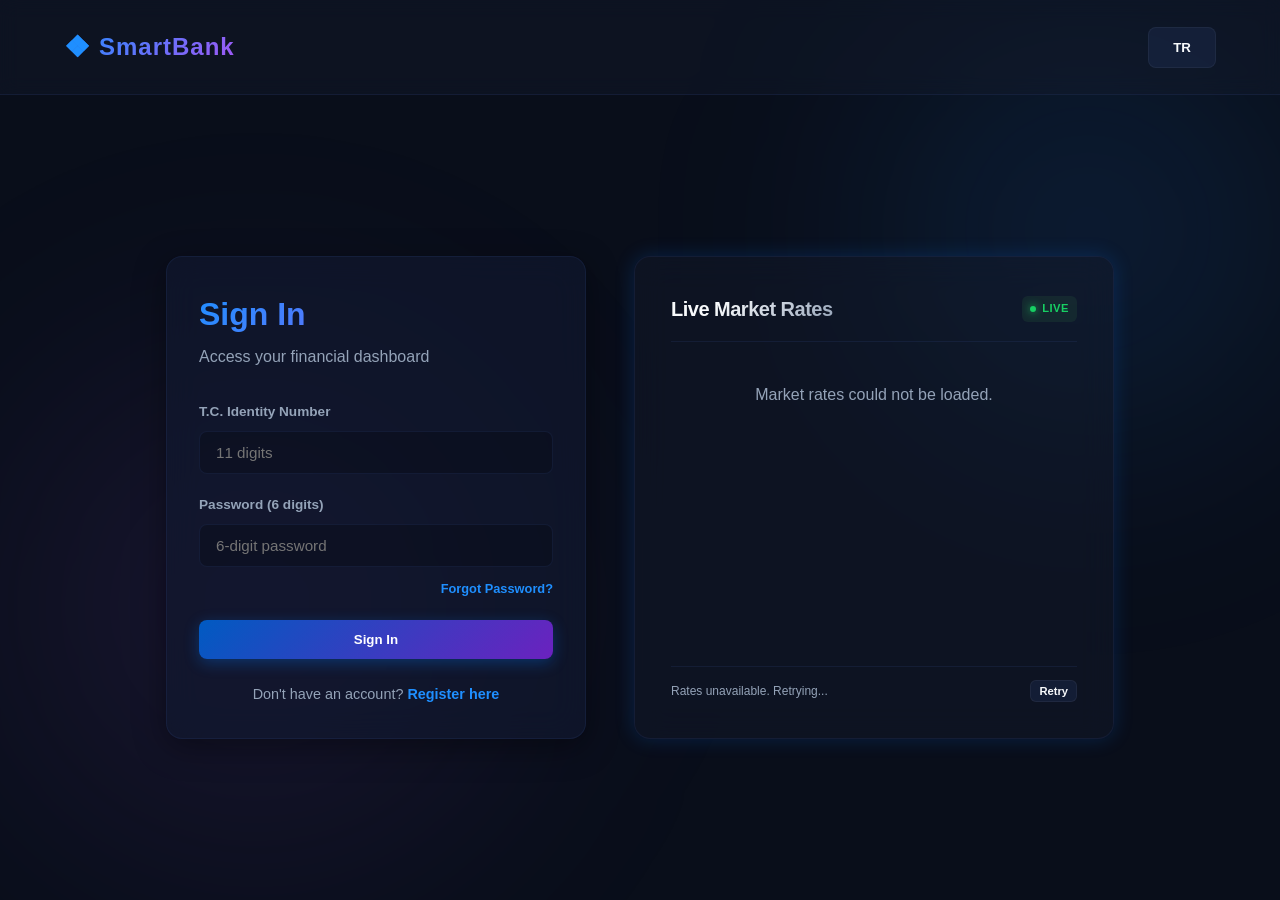
<file: index.html>
<!DOCTYPE html>
<html lang="en">
<head>
    <meta charset="UTF-8">
    <meta name="viewport" content="width=device-width, initial-scale=1.0">
    <!-- Defense in depth against XSS: no inline scripts or event attributes are allowed and this page loads no third-party script at all; styles come from styles.css and Google Fonts only (no inline style attributes, so no 'unsafe-inline'); see docs/DEFENSE.md.
         connect-src lists the production API and localhost:5038 (local development only; for a LAN test add that host here). -->
    <meta http-equiv="Content-Security-Policy" content="default-src 'self'; script-src 'self'; style-src 'self' https://fonts.googleapis.com; font-src https://fonts.gstatic.com; img-src 'self' data:; connect-src 'self' http://localhost:5038 ws://localhost:5038 https://smartbank-fintech-api.onrender.com wss://smartbank-fintech-api.onrender.com; object-src 'none'; base-uri 'self'; form-action 'self'">
    <meta name="referrer" content="no-referrer">
    <meta name="description" content="SmartBank demo: a secure online banking portal with accounts, transfers, currency exchange, credit cards and live support.">
    <meta name="theme-color" content="#0a0e1a">
    <link rel="icon" href="data:image/svg+xml,%3Csvg xmlns='http://www.w3.org/2000/svg' viewBox='0 0 32 32'%3E%3Crect width='32' height='32' rx='7' fill='%230a0e1a'/%3E%3Ctext x='16' y='24' font-size='22' text-anchor='middle' fill='%2300a2ff'%3E%E2%9D%96%3C/text%3E%3C/svg%3E">
    <title>SmartBank - Secure Banking Portal</title>
    <link rel="preconnect" href="https://fonts.googleapis.com">
    <link rel="preconnect" href="https://fonts.gstatic.com" crossorigin>
    <link href="https://fonts.googleapis.com/css2?family=Outfit:wght@300;400;600;800&family=Inter:wght@300;400;600&display=swap" rel="stylesheet">
    <link rel="stylesheet" href="styles.css?v=1.3.2">
</head>
<body class="auth-page" data-page="login" data-title-i18n="title.login">
    <a class="skip-link" href="#main-content" data-i18n="a11y.skip">Skip to main content</a>

    <div class="background-decor" aria-hidden="true">
        <div class="circle circle-1"></div>
        <div class="circle circle-2"></div>
    </div>

    <!-- Demo notification toast (one-time codes). Announced to screen readers. -->
    <div id="mock-sms-toast" class="mock-sms-toast hidden" role="status" aria-live="polite" aria-atomic="true">
        <div class="sms-icon" aria-hidden="true">💬</div>
        <div class="sms-content">
            <div class="sms-header">
                <span class="sms-app-name" id="sms-app-name">SMARTBANK</span>
                <span class="sms-time" id="sms-time-label" data-i18n="toast.now">just now</span>
            </div>
            <p id="sms-text" class="sms-text"></p>
        </div>
    </div>

    <!-- Header & Language Toggle -->
    <header class="main-header">
        <div class="logo">
            <span class="logo-icon" aria-hidden="true">❖</span> SmartBank
        </div>
        <button type="button" id="lang-toggle" class="btn btn-secondary" data-i18n-aria-label="a11y.langToggle" aria-label="Switch language">TR</button>
    </header>

    <main class="auth-container" id="main-content" tabindex="-1">
        <div class="auth-wrapper-split">
            <div class="auth-forms-column">
                <!-- Login Card -->
                <div id="login-card" class="card glassmorphism auth-card">
                    <h2 id="login-title" data-i18n="login.title">Sign In</h2>
                    <p id="login-subtitle" class="text-muted" data-i18n="login.subtitle">Access your financial dashboard</p>

                    <form id="login-form" method="post" novalidate>
                        <div class="form-group">
                            <label for="login-tckn" data-i18n="field.tckn">T.C. Identity Number</label>
                            <input type="text" id="login-tckn" name="username" class="form-control" required maxlength="11" pattern="\d*" inputmode="numeric" autocomplete="username" data-i18n-placeholder="ph.tckn" placeholder="11 digits">
                        </div>
                        <div class="form-group">
                            <label for="login-password" data-i18n="field.password">Password (6 digits)</label>
                            <input type="password" id="login-password" name="password" class="form-control" required maxlength="6" pattern="\d*" inputmode="numeric" autocomplete="current-password" data-i18n-placeholder="ph.password" placeholder="6-digit password">
                            <div class="forgot-row">
                                <a href="#" id="link-to-forgot" class="link-highlight small-link" role="button" data-i18n="login.forgot">Forgot Password?</a>
                            </div>
                        </div>
                        <div id="login-2fa-group" class="form-group hidden">
                            <label for="login-2fa-code" data-i18n="field.twofaCode">Verification code</label>
                            <input type="text" id="login-2fa-code" class="form-control" maxlength="6" pattern="\d*" inputmode="numeric" autocomplete="one-time-code" data-i18n-placeholder="ph.code" placeholder="6-digit code">
                            <p id="login-2fa-hint" class="text-muted small-hint" data-i18n="login.twofaHint">Enter the code that was sent to your e-mail address.</p>
                        </div>
                        <button type="submit" id="btn-login-submit" class="btn btn-primary btn-block" data-i18n="login.submit">Sign In</button>
                        <button type="button" id="btn-login-resend" class="btn btn-secondary btn-block hidden btn-resend" data-i18n="login.resend">Send a new code</button>
                        <button type="button" id="btn-login-back" class="btn btn-secondary btn-block hidden back-btn" data-i18n="login.back">Use a different account</button>
                    </form>

                    <div id="login-error" class="alert alert-danger hidden" role="alert"></div>

                    <div class="card-footer">
                        <span data-i18n="login.noAccount">Don't have an account?</span>
                        <a href="#" id="link-to-register" class="link-highlight" role="button" data-i18n="login.register">Register here</a>
                    </div>
                </div>

                <!-- Register Card -->
                <div id="register-card" class="card glassmorphism auth-card hidden">
                    <h2 id="register-title" data-i18n="register.title">Create Account</h2>
                    <p id="register-subtitle" class="text-muted" data-i18n="register.subtitle">Start your smart banking journey today</p>

                    <form id="register-form" method="post" novalidate>
                        <div class="form-row-flex">
                            <div class="form-group flex-1">
                                <label for="reg-firstname" data-i18n="field.firstName">First Name</label>
                                <input type="text" id="reg-firstname" class="form-control" required maxlength="50" autocomplete="given-name" data-i18n-placeholder="ph.firstName" placeholder="First name">
                            </div>
                            <div class="form-group flex-1">
                                <label for="reg-lastname" data-i18n="field.lastName">Last Name</label>
                                <input type="text" id="reg-lastname" class="form-control" required maxlength="50" autocomplete="family-name" data-i18n-placeholder="ph.lastName" placeholder="Last name">
                            </div>
                        </div>
                        <div class="form-group">
                            <label for="reg-username" data-i18n="field.username">Username</label>
                            <input type="text" id="reg-username" class="form-control" required maxlength="50" autocomplete="nickname" autocapitalize="none" spellcheck="false" data-i18n-placeholder="ph.username" placeholder="Create a username">
                        </div>
                        <div class="form-group">
                            <label for="reg-email" data-i18n="field.email">Email Address</label>
                            <input type="email" id="reg-email" name="email" class="form-control" required maxlength="100" autocomplete="email" inputmode="email" data-i18n-placeholder="ph.email" placeholder="name@example.com">
                        </div>
                        <div class="form-group">
                            <label for="reg-tckn" data-i18n="field.tckn">T.C. Identity Number</label>
                            <input type="text" id="reg-tckn" class="form-control" required maxlength="11" pattern="\d*" inputmode="numeric" autocomplete="off" data-i18n-placeholder="ph.tckn" placeholder="11 digits">
                        </div>
                        <div class="form-group">
                            <label for="reg-password" data-i18n="field.password">Password (6 digits)</label>
                            <input type="password" id="reg-password" name="new-password" class="form-control" required maxlength="6" pattern="\d*" inputmode="numeric" autocomplete="new-password" data-i18n-placeholder="ph.newPassword" placeholder="Create a 6-digit password">
                        </div>
                        <button type="submit" id="btn-register-submit" class="btn btn-primary btn-block" data-i18n="register.submit">Register</button>
                    </form>

                    <div id="register-error" class="alert alert-danger hidden" role="alert"></div>

                    <div class="card-footer">
                        <span data-i18n="register.hasAccount">Already have an account?</span>
                        <a href="#" id="link-to-login" class="link-highlight" role="button" data-i18n="register.signIn">Sign In</a>
                    </div>
                </div>

                <!-- Forgot Password Card -->
                <div id="forgot-card" class="card glassmorphism auth-card hidden">
                    <h2 id="forgot-title" data-i18n="forgot.title">Reset Password</h2>
                    <p id="forgot-subtitle" class="text-muted" data-i18n="forgot.subtitle">Reset your password using your T.C. Identity Number</p>

                    <form id="forgot-form" method="post" novalidate>
                        <div class="form-group">
                            <label for="forgot-tckn" data-i18n="field.tckn">T.C. Identity Number</label>
                            <div class="input-with-button">
                                <input type="text" id="forgot-tckn" class="form-control" required maxlength="11" pattern="\d*" inputmode="numeric" autocomplete="username" data-i18n-placeholder="ph.tckn" placeholder="11 digits">
                                <button type="button" id="btn-forgot-send" class="btn btn-secondary nowrap" data-i18n="forgot.sendCode">Send Code</button>
                            </div>
                        </div>
                        <div class="form-group">
                            <label for="forgot-code" data-i18n="field.verificationCode">Verification Code</label>
                            <input type="text" id="forgot-code" class="form-control" required maxlength="6" pattern="\d*" inputmode="numeric" autocomplete="one-time-code" data-i18n-placeholder="ph.emailCode" placeholder="6-digit code sent to your e-mail">
                        </div>
                        <div class="form-group">
                            <label for="forgot-new-password" data-i18n="field.newPassword">New Password (6 digits)</label>
                            <input type="password" id="forgot-new-password" name="new-password" class="form-control" required maxlength="6" pattern="\d*" inputmode="numeric" autocomplete="new-password" data-i18n-placeholder="ph.newPassword" placeholder="Create a 6-digit password">
                        </div>
                        <button type="submit" id="btn-forgot-submit" class="btn btn-primary btn-block" data-i18n="forgot.submit">Reset Password</button>
                    </form>

                    <div id="forgot-error" class="alert alert-danger hidden" role="alert"></div>
                    <div id="forgot-success" class="alert alert-success hidden" role="status"></div>

                    <div class="card-footer">
                        <a href="#" id="link-forgot-to-login" class="link-highlight" role="button" data-i18n="forgot.back">Back to Sign In</a>
                    </div>
                </div>
            </div>

            <!-- Market Rates Column -->
            <section class="market-rates-column card glassmorphism" aria-labelledby="title-market-rates">
                <div class="market-header">
                    <h3 id="title-market-rates" data-i18n="market.title">Live Market Rates</h3>
                    <span class="live-indicator"><span class="live-dot animate-pulse-slow" aria-hidden="true"></span><span data-i18n="market.live">LIVE</span></span>
                </div>
                <div id="market-rates-list" class="market-rates-list" aria-live="off">
                    <div class="loading-spinner" data-i18n="common.loading">Loading...</div>
                </div>
                <div class="market-footer">
                    <span id="txt-rates-updated">--:--:--</span>
                    <button type="button" id="btn-market-retry" class="btn btn-secondary btn-xs hidden" data-i18n="common.retry">Retry</button>
                </div>
            </section>
        </div>
    </main>

    <!-- Core App JS -->
    <script src="app.js?v=1.3.2"></script>
</body>
</html>
</file>
<file: styles.css>
/* ==========================================================================
   SmartBank Premium Design System - styles.css
   Vanilla CSS with CSS Variables, HSL Color Model, and Glassmorphism
   ========================================================================== */

:root {
    /* Color Palette */
    --bg-primary: hsl(222, 47%, 7%);
    --bg-card: hsla(223, 47%, 13%, 0.65);
    --bg-card-hover: hsla(223, 47%, 18%, 0.8);
    --border-color: hsla(223, 47%, 30%, 0.25);
    --border-hover: hsla(210, 100%, 56%, 0.4);
    
    --text-main: hsl(210, 40%, 98%);
    --text-muted: hsl(215, 20%, 65%);
    
    --accent-blue: hsl(210, 100%, 56%);
    --accent-blue-rgb: 0, 122, 255;
    --accent-purple: hsl(270, 89%, 65%);
    --accent-green: hsl(145, 80%, 45%);
    --accent-red: hsl(355, 80%, 50%);
    
    --gradient-primary: linear-gradient(135deg, var(--accent-blue) 0%, var(--accent-purple) 100%);
    /* Darker stops for surfaces that carry white text: at least 4.5:1 along the whole gradient (the bright one is only for gradient text and accents). */
    --gradient-solid: linear-gradient(135deg, hsl(212, 100%, 38%) 0%, hsl(268, 70%, 44%) 100%);
    --gradient-glow: radial-gradient(circle, rgba(0, 122, 255, 0.15) 0%, rgba(138, 43, 226, 0.05) 50%, transparent 100%);
    
    /* Effects & Shadows */
    --shadow-soft: 0 8px 32px 0 rgba(0, 0, 0, 0.4);
    --shadow-glow: 0 0 20px 0 rgba(0, 122, 255, 0.2);
    --blur-strength: blur(16px);
    --transition-fast: all 0.25s cubic-bezier(0.4, 0, 0.2, 1);
    --transition-medium: all 0.4s cubic-bezier(0.4, 0, 0.2, 1);
}

/* Reset & Base Styles */
* {
    margin: 0;
    padding: 0;
    box-sizing: border-box;
}

body {
    font-family: 'Inter', sans-serif;
    background-color: var(--bg-primary);
    color: var(--text-main);
    min-height: 100vh;
    overflow-x: hidden;
    position: relative;
    line-height: 1.6;
}

h1, h2, h3, h4, h5, h6, .logo {
    font-family: 'Outfit', sans-serif;
    font-weight: 600;
}

/* Background Glowing Elements */
.background-decor {
    position: fixed;
    top: 0;
    left: 0;
    width: 100%;
    height: 100%;
    z-index: -1;
    overflow: hidden;
    pointer-events: none;
}

.circle {
    position: absolute;
    border-radius: 50%;
    filter: blur(100px);
}

.circle-1 {
    top: -10%;
    right: -10%;
    width: 50vw;
    height: 50vw;
    background: radial-gradient(circle, hsla(210, 100%, 56%, 0.15) 0%, transparent 70%);
}

.circle-2 {
    bottom: -10%;
    left: -10%;
    width: 60vw;
    height: 60vw;
    background: radial-gradient(circle, hsla(270, 89%, 65%, 0.12) 0%, transparent 70%);
}

/* Layout Elements */
.main-header {
    width: 100%;
    padding: 1.5rem 5%;
    display: flex;
    justify-content: space-between;
    align-items: center;
    border-bottom: 1px solid var(--border-color);
    background-color: rgba(22, 28, 45, 0.4);
    backdrop-filter: blur(10px);
    z-index: 10;
}

.logo {
    font-size: 1.5rem;
    font-weight: 800;
    letter-spacing: 1px;
    background: var(--gradient-primary);
    -webkit-background-clip: text;
    -webkit-text-fill-color: transparent;
    display: flex;
    align-items: center;
    gap: 0.5rem;
}

.logo-icon {
    font-size: 1.8rem;
    -webkit-text-fill-color: initial;
    color: var(--accent-blue);
}

.header-actions {
    display: flex;
    align-items: center;
    gap: 1rem;
}

.user-badge {
    background-color: var(--border-color);
    padding: 0.4rem 1rem;
    border-radius: 50px;
    font-size: 0.85rem;
    font-weight: 600;
    border: 1px solid rgba(255, 255, 255, 0.05);
}

.badge-role {
    font-size: 0.75rem;
    padding: 0.2rem 0.5rem;
    background: var(--gradient-solid);
    color: white;
    /* .logo paints its text with a transparent fill (gradient text) and children inherit it: without this the label was invisible. */
    -webkit-text-fill-color: white;
    border-radius: 4px;
    font-weight: 600;
    margin-left: 0.5rem;
    vertical-align: middle;
}

/* Card & Glassmorphism Design */
.glassmorphism {
    background: var(--bg-card);
    backdrop-filter: var(--blur-strength);
    -webkit-backdrop-filter: var(--blur-strength);
    border: 1px solid var(--border-color);
    box-shadow: var(--shadow-soft);
}

.card {
    border-radius: 16px;
    padding: 2rem;
    transition: var(--transition-medium);
}

.card:hover {
    border-color: var(--border-hover);
    box-shadow: var(--shadow-glow), var(--shadow-soft);
}

/* Buttons */
.btn {
    font-family: 'Outfit', sans-serif;
    font-weight: 600;
    border-radius: 8px;
    padding: 0.75rem 1.5rem;
    cursor: pointer;
    border: none;
    transition: var(--transition-fast);
    display: inline-flex;
    justify-content: center;
    align-items: center;
    text-decoration: none;
}

.btn-primary {
    background: var(--gradient-solid);
    color: white;
    box-shadow: 0 4px 15px rgba(0, 122, 255, 0.3);
}

.btn-primary:hover {
    transform: translateY(-2px);
    box-shadow: 0 6px 20px rgba(0, 122, 255, 0.5);
}

.btn-secondary {
    background-color: var(--border-color);
    color: var(--text-main);
    border: 1px solid rgba(255, 255, 255, 0.05);
}

.btn-secondary:hover {
    background-color: rgba(255, 255, 255, 0.1);
    border-color: rgba(255, 255, 255, 0.2);
}

.btn-danger {
    background-color: hsla(355, 80%, 50%, 0.2);
    color: hsl(355, 100%, 74%);
    border: 1px solid hsla(355, 80%, 50%, 0.4);
}

.btn-danger:hover {
    background-color: var(--accent-red);
    color: white;
}

.btn-block {
    display: flex;
    width: 100%;
}

.btn-sm {
    padding: 0.4rem 0.8rem;
    font-size: 0.8rem;
    border-radius: 6px;
}

/* Input Fields */
.form-group {
    margin-bottom: 1.25rem;
}

.form-group label {
    display: block;
    margin-bottom: 0.5rem;
    font-size: 0.85rem;
    font-weight: 600;
    color: var(--text-muted);
}

.form-control {
    width: 100%;
    padding: 0.75rem 1rem;
    background-color: rgba(0, 0, 0, 0.2);
    border: 1px solid var(--border-color);
    border-radius: 8px;
    color: var(--text-main);
    font-family: 'Inter', sans-serif;
    font-size: 0.95rem;
    transition: var(--transition-fast);
}

.form-control:focus {
    outline: 2px solid transparent;
    border-color: var(--accent-blue);
    box-shadow: 0 0 0 3px rgba(0, 122, 255, 0.15);
    background-color: rgba(0, 0, 0, 0.3);
}

/* Alerts */
.alert {
    padding: 0.75rem 1rem;
    border-radius: 8px;
    margin-top: 1rem;
    font-size: 0.85rem;
    font-weight: 600;
}

.alert-danger {
    background-color: hsla(355, 80%, 50%, 0.15);
    border: 1px solid var(--accent-red);
    color: hsl(355, 100%, 80%);
}

.alert-success {
    background-color: hsla(145, 80%, 45%, 0.15);
    border: 1px solid var(--accent-green);
    color: hsl(145, 100%, 80%);
}

/* Auth Pages Style */
.auth-page {
    display: flex;
    flex-direction: column;
}

.auth-container {
    flex: 1;
    display: flex;
    justify-content: center;
    align-items: center;
    padding: 2rem 1rem;
}

.auth-card {
    width: 100%;
    max-width: 420px;
    animation: fadeIn 0.5s ease-out;
}

.auth-card h2 {
    font-size: 2rem;
    margin-bottom: 0.25rem;
    background: var(--gradient-primary);
    -webkit-background-clip: text;
    -webkit-text-fill-color: transparent;
}

.auth-card p {
    margin-bottom: 2rem;
}

.card-footer {
    margin-top: 1.5rem;
    text-align: center;
    font-size: 0.9rem;
    color: var(--text-muted);
}

.link-highlight {
    color: var(--accent-blue);
    text-decoration: none;
    font-weight: 600;
    transition: var(--transition-fast);
}

.link-highlight:hover {
    text-decoration: underline;
    color: var(--accent-purple);
}

/* Customer Dashboard Grid */
.dashboard-container {
    padding: 2rem 5%;
    max-width: 1400px;
    margin: 0 auto;
}

.dashboard-section {
    margin-bottom: 2.5rem;
}

.dashboard-section h3 {
    font-size: 1.5rem;
    margin-bottom: 1rem;
    letter-spacing: 0.5px;
}

/* Account Cards */
.accounts-grid {
    display: grid;
    grid-template-columns: repeat(auto-fill, minmax(280px, 1fr));
    gap: 1.5rem;
}

.account-card {
    background: linear-gradient(135deg, rgba(22, 28, 45, 0.9) 0%, rgba(138, 43, 226, 0.07) 100%);
    border: 1px solid var(--border-color);
    border-radius: 16px;
    padding: 1.5rem;
    cursor: pointer;
    transition: var(--transition-medium);
    position: relative;
    overflow: hidden;
}

.account-card::before {
    content: '';
    position: absolute;
    top: 0;
    left: 0;
    width: 100%;
    height: 100%;
    background: var(--gradient-primary);
    opacity: 0;
    transition: var(--transition-medium);
    z-index: 0;
}

.account-card:hover {
    transform: translateY(-4px);
    border-color: var(--accent-blue);
    box-shadow: var(--shadow-glow);
}

.account-card.active {
    border-color: var(--accent-blue);
    box-shadow: var(--shadow-glow);
    background: linear-gradient(135deg, rgba(22, 28, 45, 0.9) 0%, rgba(0, 122, 255, 0.08) 100%);
}

.account-card.active::before {
    opacity: 0.03;
}

.account-card > * {
    position: relative;
    z-index: 1;
}

.account-header {
    display: flex;
    justify-content: space-between;
    color: var(--text-muted);
    font-size: 0.85rem;
    font-weight: 600;
    margin-bottom: 1.5rem;
}

.account-number {
    font-family: 'Outfit', sans-serif;
    font-size: 1.1rem;
    letter-spacing: 1px;
}

.account-balance {
    font-size: 2rem;
    font-weight: 800;
    margin-bottom: 0.25rem;
}

.account-currency {
    font-size: 1rem;
    color: var(--accent-blue);
    font-weight: 600;
}

/* Workspace Layout */
.workspace-grid {
    display: grid;
    grid-template-columns: 1fr 2fr;
    gap: 2rem;
    align-items: start;
}

@media (max-width: 900px) {
    .workspace-grid {
        grid-template-columns: 1fr;
    }
}

.workspace-item {
    height: 100%;
}

.workspace-item h3 {
    margin-bottom: 0.25rem;
}

.workspace-item p {
    margin-bottom: 1.5rem;
}

/* Table Style */
.table-container {
    display: flex;
    flex-direction: column;
}

.table-scroll {
    overflow-x: auto;
    flex: 1;
}

.table {
    width: 100%;
    border-collapse: collapse;
    font-size: 0.95rem;
}

.table th, .table td {
    padding: 0.6rem 0.8rem;
    text-align: left;
    border-bottom: 1px solid rgba(255, 255, 255, 0.05);
}

.table th {
    color: var(--text-muted);
    font-family: 'Outfit', sans-serif;
    font-weight: 600;
}

.table tr {
    transition: var(--transition-fast);
}

.table tbody tr:hover {
    background-color: rgba(255, 255, 255, 0.02);
}

.text-right {
    text-align: right !important;
}

.tx-amount-negative {
    color: var(--accent-red);
    font-weight: 600;
}

.tx-amount-positive {
    color: var(--accent-green);
    font-weight: 600;
}

/* Floating Chat Widget */
.chat-widget {
    position: fixed;
    bottom: 2rem;
    right: 2rem;
    z-index: 100;
}

.chat-toggle {
    display: flex;
    align-items: center;
    gap: 0.5rem;
    border-radius: 50px;
    padding: 0.75rem 1.5rem;
    box-shadow: 0 8px 25px rgba(0, 122, 255, 0.4);
}

.chat-toggle-icon {
    font-size: 1.2rem;
}

.chat-box {
    position: absolute;
    bottom: 4rem;
    right: 0;
    width: 380px;
    height: 520px;
    border-radius: 16px;
    display: flex;
    flex-direction: column;
    overflow: hidden;
    animation: slideUp 0.35s cubic-bezier(0.4, 0, 0.2, 1);
}

@media (max-width: 480px) {
    .chat-box {
        position: fixed;
        bottom: 0;
        right: 0;
        width: 100%;
        height: 100%;
        border-radius: 0;
    }
}

.chat-header {
    background-color: rgba(22, 28, 45, 0.9);
    padding: 1rem 1.25rem;
    border-bottom: 1px solid var(--border-color);
    display: flex;
    justify-content: space-between;
    align-items: center;
}

/* Chat Messages */
.chat-messages {
    flex: 1;
    padding: 1.25rem;
    overflow-y: auto;
    display: flex;
    flex-direction: column;
    gap: 1rem;
    background-color: rgba(0, 0, 0, 0.25);
}

.chat-placeholder {
    height: 100%;
    display: flex;
    flex-direction: column;
    justify-content: center;
    align-items: center;
    text-align: center;
    padding: 2rem;
    gap: 1.5rem;
}

.chat-placeholder p {
    color: var(--text-muted);
    font-size: 0.9rem;
}

/* Message Bubbles */
.message-bubble {
    max-width: 80%;
    padding: 0.75rem 1rem;
    border-radius: 12px;
    font-size: 0.9rem;
    position: relative;
    animation: bubbleIn 0.3s ease-out;
    word-break: break-word;
}

.message-bubble.user {
    align-self: flex-end;
    background: var(--gradient-solid);
    color: white;
    border-bottom-right-radius: 2px;
}

.message-bubble.ai {
    align-self: flex-start;
    background-color: rgba(255, 255, 255, 0.08);
    color: var(--text-main);
    border-bottom-left-radius: 2px;
    border: 1px solid rgba(255, 255, 255, 0.05);
}

.message-bubble.agent {
    align-self: flex-start;
    background-color: hsla(210, 100%, 56%, 0.15);
    color: var(--text-main);
    border-bottom-left-radius: 2px;
    border: 1px solid rgba(0, 122, 255, 0.2);
}

.message-timestamp {
    display: block;
    font-size: 0.65rem;
    color: rgba(255, 255, 255, 0.4);
    margin-top: 0.25rem;
    text-align: right;
}

.chat-input-area {
    padding: 1rem 1.25rem;
    background-color: rgba(22, 28, 45, 0.9);
    border-top: 1px solid var(--border-color);
    display: flex;
    gap: 0.5rem;
}

.chat-input-area input {
    flex: 1;
    background-color: rgba(0, 0, 0, 0.2);
    border: 1px solid var(--border-color);
    border-radius: 8px;
    padding: 0.5rem 0.75rem;
    color: var(--text-main);
}

.chat-input-area input:focus {
    outline: 2px solid transparent;
    border-color: var(--accent-blue);
}

/* Agent Workspace Layout */
.agent-page {
    display: flex;
    flex-direction: column;
}

.agent-container {
    flex: 1;
    padding: 2rem 5%;
    display: grid;
    grid-template-columns: 350px 1fr;
    gap: 2rem;
    max-width: 1600px;
    width: 100%;
    margin: 0 auto;
}

@media (max-width: 800px) {
    .agent-container {
        grid-template-columns: 1fr;
    }
}

.agent-sidebar {
    height: calc(100vh - 120px);
    display: flex;
    flex-direction: column;
    padding: 1.5rem;
}

.sidebar-header {
    display: flex;
    justify-content: space-between;
    align-items: center;
    margin-bottom: 1.5rem;
}

.sessions-list {
    flex: 1;
    overflow-y: auto;
    display: flex;
    flex-direction: column;
    gap: 0.75rem;
}

.session-item {
    padding: 1rem;
    border-radius: 8px;
    border: 1px solid var(--border-color);
    cursor: pointer;
    transition: var(--transition-fast);
    background-color: rgba(0, 0, 0, 0.15);
}

.session-item:hover {
    border-color: var(--accent-blue);
    background-color: rgba(0, 0, 0, 0.25);
}

.session-item.active {
    border-color: var(--accent-blue);
    background-color: hsla(210, 100%, 56%, 0.08);
}

.session-item h5 {
    font-size: 0.95rem;
    margin-bottom: 0.25rem;
}

.session-item p {
    font-size: 0.75rem;
    color: var(--text-muted);
}

.agent-chat-area {
    height: calc(100vh - 120px);
    display: flex;
    flex-direction: column;
    padding: 0;
    overflow: hidden;
}

.agent-chat-header {
    padding: 1.25rem 2rem;
    border-bottom: 1px solid var(--border-color);
    background-color: rgba(22, 28, 45, 0.5);
    display: flex;
    justify-content: space-between;
    align-items: center;
}

.text-xs {
    font-size: 0.75rem;
}

.agent-messages-container {
    flex: 1;
    padding: 2rem;
    overflow-y: auto;
    display: flex;
    flex-direction: column;
    gap: 1.25rem;
    background-color: rgba(0, 0, 0, 0.15);
}

.agent-chat-placeholder {
    height: 100%;
    display: flex;
    flex-direction: column;
    justify-content: center;
    align-items: center;
    gap: 1rem;
    text-align: center;
}

.chat-placeholder-icon {
    font-size: 3rem;
}

.agent-chat-input-area {
    padding: 1.25rem 2rem;
    border-top: 1px solid var(--border-color);
    background-color: rgba(22, 28, 45, 0.5);
    display: flex;
    gap: 1rem;
}

.agent-chat-input-area input {
    flex: 1;
    background-color: rgba(0, 0, 0, 0.3);
    border: 1px solid var(--border-color);
    border-radius: 8px;
    padding: 0.75rem 1rem;
    color: var(--text-main);
}

.agent-chat-input-area input:focus {
    outline: 2px solid transparent;
    border-color: var(--accent-blue);
}

/* Utilities */
.hidden {
    display: none !important;
}

.text-center {
    text-align: center !important;
}

.py-4 {
    padding-top: 1.5rem;
    padding-bottom: 1.5rem;
}

/* Animations */
@keyframes fadeIn {
    from { opacity: 0; transform: translateY(10px); }
    to { opacity: 1; transform: translateY(0); }
}

@keyframes slideUp {
    from { opacity: 0; transform: translateY(20px); }
    to { opacity: 1; transform: translateY(0); }
}
@keyframes bubbleIn {
    from { opacity: 0; transform: scale(0.9) translateY(5px); }
    to { opacity: 1; transform: scale(1) translateY(0); }
}

/* ==========================================================================
   Agentic AI Transfer Confirmation Widgets & System Message Cards
   ========================================================================== */
.transfer-confirm-card {
    background: linear-gradient(135deg, rgba(22, 28, 45, 0.955) 0%, rgba(138, 43, 226, 0.15) 100%);
    border: 1px solid var(--accent-purple);
    border-radius: 12px;
    padding: 1.25rem;
    margin: 0.5rem 0;
    box-shadow: 0 8px 32px rgba(138, 43, 226, 0.2);
    align-self: flex-start;
    width: 90%;
    max-width: 320px;
    animation: fadeIn 0.4s ease-out;
}

.transfer-confirm-title {
    font-size: 1rem;
    font-weight: 700;
    color: var(--text-main);
    margin-bottom: 0.75rem;
    display: flex;
    align-items: center;
    gap: 0.5rem;
    border-bottom: 1px solid rgba(255, 255, 255, 0.1);
    padding-bottom: 0.5rem;
}

.transfer-confirm-title i {
    color: var(--accent-purple);
}

.transfer-confirm-item {
    font-size: 0.8rem;
    margin-bottom: 0.5rem;
    color: var(--text-muted);
}

.transfer-confirm-item strong {
    color: var(--text-main);
    display: block;
    word-break: break-all;
    font-family: monospace;
    font-size: 0.85rem;
}

.transfer-confirm-amount {
    font-size: 1.25rem;
    font-weight: 800;
    color: var(--accent-blue);
    text-align: center;
    margin: 0.75rem 0;
}

.transfer-confirm-actions {
    display: flex;
    gap: 0.5rem;
    margin-top: 0.75rem;
}

.btn-confirm {
    flex: 1;
    padding: 0.5rem;
    border-radius: 6px;
    border: none;
    font-weight: 600;
    cursor: pointer;
    font-size: 0.8rem;
    transition: var(--transition-fast);
    text-align: center;
}

.btn-confirm-yes {
    background-color: var(--accent-green);
    color: white;
    box-shadow: 0 2px 10px rgba(76, 175, 80, 0.3);
}

.btn-confirm-yes:hover:not(:disabled) {
    transform: translateY(-1px);
    box-shadow: 0 4px 15px rgba(76, 175, 80, 0.5);
}

.btn-confirm-no {
    background-color: rgba(255, 255, 255, 0.1);
    color: var(--text-main);
    border: 1px solid rgba(255, 255, 255, 0.05);
}

.btn-confirm-no:hover:not(:disabled) {
    background-color: rgba(255, 255, 255, 0.15);
}

.btn-confirm:disabled {
    opacity: 0.5;
    cursor: not-allowed;
    transform: none !important;
    box-shadow: none !important;
}

/* Success & Failure System Cards */
.system-status-card {
    border-radius: 12px;
    padding: 1rem;
    margin: 0.5rem 0;
    width: 90%;
    max-width: 320px;
    align-self: flex-start;
    animation: fadeIn 0.4s ease-out;
    font-size: 0.85rem;
}

.system-status-card.success {
    background-color: hsla(145, 80%, 45%, 0.15);
    border: 1px solid var(--accent-green);
    color: hsl(145, 100%, 85%);
    box-shadow: 0 4px 20px rgba(76, 175, 80, 0.15);
}

.system-status-card.failed {
    background-color: hsla(355, 80%, 50%, 0.15);
    border: 1px solid var(--accent-red);
    color: hsl(355, 100%, 85%);
    box-shadow: 0 4px 20px rgba(244, 67, 54, 0.15);
}

.system-status-title {
    font-weight: 700;
    margin-bottom: 0.5rem;
    display: flex;
    align-items: center;
    gap: 0.5rem;
}

/* ==========================================================================
   Phase 2 Premium Visual Enhancements (3D Customizer, typing indicator)
   ========================================================================== */

/* 3D Debit Card Customizer styles */
.customizer-workspace {
    display: flex;
    flex-direction: column;
    align-items: center;
    gap: 1.5rem;
    margin-top: 1rem;
    width: 100%;
}

.debit-card-wrapper {
    perspective: 1000px;
    width: 320px;
    height: 190px;
    margin: 0.5rem 0;
}

.debit-card {
    width: 100%;
    height: 100%;
    border-radius: 16px;
    padding: 1.5rem;
    position: relative;
    overflow: hidden;
    transform-style: preserve-3d;
    transition: transform 0.15s ease-out, box-shadow 0.3s ease;
    box-shadow: 0 15px 35px rgba(0, 0, 0, 0.4), inset 0 1px 0 rgba(255, 255, 255, 0.2);
    border: 1px solid rgba(255, 255, 255, 0.1);
    color: white;
    display: flex;
    flex-direction: column;
    justify-content: space-between;
}

.debit-card:hover {
    box-shadow: 0 20px 40px rgba(0, 0, 0, 0.6), 0 0 20px rgba(0, 122, 255, 0.1);
}

.card-chip {
    width: 42px;
    height: 32px;
    background: linear-gradient(135deg, #f0c27b 0%, #a87932 100%);
    border-radius: 6px;
    position: absolute;
    top: 3.25rem;
    left: 1.25rem;
    box-shadow: inset 1px 1px 2px rgba(255, 255, 255, 0.4);
}

.card-logo {
    position: absolute;
    top: 1.25rem;
    left: 1.25rem;
    font-family: 'Outfit', sans-serif;
    font-size: 1.05rem;
    font-weight: 800;
    letter-spacing: 1px;
}

.card-number {
    font-family: 'Outfit', monospace;
    font-size: 1.2rem;
    letter-spacing: 2px;
    margin-top: 5.5rem;
    padding-left: 1.25rem;
    text-shadow: 1px 1px 2px rgba(0, 0, 0, 0.5);
    z-index: 3;
}

.card-holder {
    position: absolute;
    bottom: 1.25rem;
    left: 1.25rem;
    font-family: 'Outfit', sans-serif;
    font-size: 0.75rem;
    letter-spacing: 1px;
    text-transform: uppercase;
    text-shadow: 1px 1px 2px rgba(0, 0, 0, 0.3);
    z-index: 3;
    overflow: hidden;
    text-overflow: ellipsis;
    white-space: nowrap;
    max-width: 140px;
}

.card-expiry {
    position: absolute;
    bottom: 1.25rem;
    right: 7.25rem;
    font-family: 'Outfit', monospace;
    font-size: 0.75rem;
    color: #ffffff;
    text-shadow: 1px 1px 2px rgba(0, 0, 0, 0.6);
    z-index: 3;
}

.card-glow {
    position: absolute;
    top: 0;
    left: 0;
    width: 100%;
    height: 100%;
    background: radial-gradient(circle at var(--mouse-x, 50%) var(--mouse-y, 50%), rgba(255, 255, 255, 0.25) 0%, transparent 60%);
    pointer-events: none;
    z-index: 2;
    transition: background 0.05s ease-out;
}

/* Themes classes */
.debit-card.theme-neon-blue {
    background: linear-gradient(135deg, #0575e6 0%, #00f260 100%);
    box-shadow: 0 15px 35px rgba(5, 117, 230, 0.3), inset 0 1px 0 rgba(255, 255, 255, 0.2);
}
.debit-card.theme-sunset {
    background: linear-gradient(135deg, #f12711 0%, #f5af19 100%);
    box-shadow: 0 15px 35px rgba(241, 39, 17, 0.3), inset 0 1px 0 rgba(255, 255, 255, 0.2);
}
.debit-card.theme-metallic-dark {
    background: linear-gradient(135deg, #1f1c2c 0%, #928dab 100%);
    box-shadow: 0 15px 35px rgba(31, 28, 44, 0.4), inset 0 1px 0 rgba(255, 255, 255, 0.1);
}
.debit-card.theme-glass {
    background: rgba(255, 255, 255, 0.06);
    backdrop-filter: blur(20px);
    -webkit-backdrop-filter: blur(20px);
    border: 1px solid rgba(255, 255, 255, 0.12);
    box-shadow: 0 15px 35px rgba(0, 0, 0, 0.3), inset 0 1px 1px rgba(255, 255, 255, 0.15);
}

.customizer-controls {
    width: 100%;
    display: flex;
    flex-direction: column;
    gap: 0.5rem;
}

.theme-options {
    display: flex;
    gap: 0.75rem;
}

.theme-btn {
    width: 32px;
    height: 32px;
    border-radius: 50%;
    border: 2px solid transparent;
    cursor: pointer;
    transition: var(--transition-fast);
    box-shadow: 0 4px 10px rgba(0, 0, 0, 0.25);
}

.theme-btn:hover {
    transform: scale(1.15);
}

.theme-btn.active {
    border-color: var(--text-main);
    box-shadow: 0 0 12px var(--accent-blue);
    transform: scale(1.1);
}

/* Typing Indicator Animation */
.typing-indicator {
    display: inline-flex;
    align-items: center;
    gap: 4px;
    background-color: rgba(255, 255, 255, 0.08);
    border: 1px solid rgba(255, 255, 255, 0.05);
    padding: 8px 14px;
    border-radius: 12px;
    border-bottom-left-radius: 2px;
    align-self: flex-start;
    animation: fadeIn 0.3s ease-out;
}

.typing-indicator .dot {
    width: 6px;
    height: 6px;
    background-color: var(--text-muted);
    border-radius: 50%;
    animation: typingBounce 1.4s infinite ease-in-out both;
}

.typing-indicator .dot:nth-child(1) {
    animation-delay: -0.32s;
}

.typing-indicator .dot:nth-child(2) {
    animation-delay: -0.16s;
}

@keyframes typingBounce {
    0%, 80%, 100% { 
        transform: scale(0);
        opacity: 0.4;
    } 
    40% { 
        transform: scale(1);
        opacity: 1;
    }
}

/* ==========================================================================
   Phase 3 Premium Security & 2FA Styles (Switch, SMS Toast, OTP Modal)
   ========================================================================== */

/* 2FA Switch styling */
.security-settings {
    margin-top: 1.25rem;
    padding-top: 1rem;
    border-top: 1px solid rgba(255, 255, 255, 0.08);
    display: flex;
    justify-content: space-between;
    align-items: center;
    width: 100%;
}

.security-info h4 {
    font-size: 0.95rem;
    font-weight: 600;
    margin-bottom: 0.2rem;
    color: var(--text-main);
}

.security-info p {
    font-size: 0.75rem;
    color: var(--text-muted);
    margin: 0;
    line-height: 1.3;
}

/* Premium Switch Button */
.switch-container {
    position: relative;
    display: inline-block;
    width: 48px;
    height: 26px;
    flex-shrink: 0;
}

.switch-container input {
    opacity: 0;
    width: 0;
    height: 0;
}

.slider-round {
    position: absolute;
    cursor: pointer;
    top: 0;
    left: 0;
    right: 0;
    bottom: 0;
    background-color: rgba(255, 255, 255, 0.1);
    border: 1px solid rgba(255, 255, 255, 0.15);
    transition: var(--transition-fast);
    border-radius: 34px;
}

.slider-round:before {
    position: absolute;
    content: "";
    height: 18px;
    width: 18px;
    left: 3px;
    bottom: 3px;
    background-color: white;
    transition: var(--transition-fast);
    border-radius: 50%;
    box-shadow: 0 2px 5px rgba(0, 0, 0, 0.3);
}

.switch-container input:checked + .slider-round {
    background: var(--gradient-primary);
    border-color: transparent;
    box-shadow: 0 0 10px rgba(0, 122, 255, 0.4);
}

.switch-container input:checked + .slider-round:before {
    transform: translateX(22px);
}

/* Mock SMS Toast Notification (iOS Style Glassmorphic) */
.mock-sms-toast {
    position: fixed;
    top: 1.5rem;
    left: 50%;
    transform: translateX(-50%) translateY(-150%);
    z-index: 1000;
    width: 90%;
    max-width: 400px;
    background: rgba(22, 28, 45, 0.75);
    backdrop-filter: blur(20px) saturate(180%);
    -webkit-backdrop-filter: blur(20px) saturate(180%);
    border: 1px solid rgba(255, 255, 255, 0.12);
    border-radius: 18px;
    padding: 1rem;
    box-shadow: 0 15px 40px rgba(0, 0, 0, 0.5), 0 0 1px rgba(255, 255, 255, 0.2) inset;
    display: flex;
    gap: 0.8rem;
    align-items: flex-start;
    transition: transform 0.45s cubic-bezier(0.175, 0.885, 0.32, 1.275), opacity 0.3s;
    opacity: 0;
}

.mock-sms-toast.show {
    transform: translateX(-50%) translateY(0);
    opacity: 1;
}

.sms-icon {
    font-size: 1.5rem;
    background: linear-gradient(135deg, #00c6ff, #0072ff);
    width: 38px;
    height: 38px;
    display: flex;
    align-items: center;
    justify-content: center;
    border-radius: 50%;
    box-shadow: 0 4px 10px rgba(0, 114, 255, 0.3);
    flex-shrink: 0;
}

.sms-content {
    flex: 1;
}

.sms-header {
    display: flex;
    justify-content: space-between;
    margin-bottom: 0.25rem;
}

.sms-app-name {
    font-family: 'Outfit', sans-serif;
    font-weight: 800;
    font-size: 0.75rem;
    color: var(--accent-blue);
    letter-spacing: 1px;
}

.sms-time {
    font-size: 0.7rem;
    color: var(--text-muted);
}

.sms-text {
    font-size: 0.85rem;
    color: var(--text-main);
    line-height: 1.4;
    margin: 0;
}

/* Premium OTP Verification Modal Overlay */
.modal-overlay {
    position: fixed;
    top: 0;
    left: 0;
    width: 100%;
    height: 100%;
    background-color: rgba(6, 9, 21, 0.75);
    backdrop-filter: blur(12px);
    -webkit-backdrop-filter: blur(12px);
    z-index: 999;
    display: flex;
    justify-content: center;
    align-items: center;
    opacity: 0;
    pointer-events: none;
    transition: opacity 0.3s ease;
}

.modal-overlay:not(.hidden) {
    opacity: 1;
    pointer-events: auto;
}

.modal-content {
    width: 90%;
    max-width: 440px;
    border-radius: 24px;
    padding: 2.25rem;
    border: 1px solid rgba(255, 255, 255, 0.1);
    box-shadow: var(--shadow-soft), 0 0 30px rgba(138, 43, 226, 0.1);
    transform: translateY(20px);
    transition: transform 0.35s cubic-bezier(0.34, 1.56, 0.64, 1);
    display: flex;
    flex-direction: column;
}

.modal-overlay:not(.hidden) .modal-content {
    transform: translateY(0);
}

.modal-header {
    display: flex;
    justify-content: space-between;
    align-items: center;
    margin-bottom: 1.5rem;
}

.modal-header h3 {
    font-size: 1.3rem;
    background: var(--gradient-primary);
    -webkit-background-clip: text;
    -webkit-text-fill-color: transparent;
    margin: 0;
}

.close-btn {
    background: transparent;
    border: none;
    color: var(--text-muted);
    font-size: 1.8rem;
    line-height: 1;
    cursor: pointer;
    transition: var(--transition-fast);
}

.close-btn:hover {
    color: var(--text-main);
    transform: scale(1.1);
}

.modal-body {
    text-align: center;
    margin-bottom: 2rem;
}

.warning-icon-wrapper {
    width: 64px;
    height: 64px;
    background: rgba(255, 75, 92, 0.15);
    border: 1px solid rgba(255, 75, 92, 0.3);
    border-radius: 50%;
    display: flex;
    align-items: center;
    justify-content: center;
    margin: 0 auto 1.25rem;
    box-shadow: 0 0 20px rgba(255, 75, 92, 0.1);
}

.warning-icon {
    font-size: 2rem;
}

.otp-desc {
    color: var(--text-muted);
    font-size: 0.9rem;
    line-height: 1.5;
    margin-bottom: 1.5rem;
}

.otp-inputs {
    display: flex;
    justify-content: center;
    margin-bottom: 1rem;
}

.otp-input-field {
    width: 100%;
    max-width: 220px;
    letter-spacing: 8px;
    font-size: 1.5rem;
    font-weight: 800;
    text-align: center;
    font-family: 'Outfit', monospace;
    border-color: rgba(255, 255, 255, 0.15);
    background-color: rgba(255, 255, 255, 0.04);
}

.otp-input-field:focus {
    box-shadow: 0 0 15px rgba(0, 122, 255, 0.3);
}

.modal-footer {
    width: 100%;
}

.animate-pulse-slow {
    animation: pulseSlow 3s infinite ease-in-out;
}

@keyframes pulseSlow {
    0%, 100% { transform: scale(1); opacity: 1; }
    50% { transform: scale(1.05); opacity: 0.85; }
}

/* ==========================================================================
   Phase 4 Agent Cockpit & AI Co-Pilot Styles
   ========================================================================== */

.agent-container-wrapper {
    display: flex;
    flex-direction: column;
    gap: 1.5rem;
    padding: 2rem 5%;
    max-width: 1400px;
    margin: 0 auto;
}

.agent-metrics-grid {
    display: grid;
    grid-template-columns: repeat(auto-fit, minmax(220px, 1fr));
    gap: 1.5rem;
    width: 100%;
}

.metric-card {
    display: flex;
    align-items: center;
    gap: 1.2rem;
    padding: 1.2rem 1.5rem;
    border-radius: 16px;
    border: 1px solid var(--border-color);
    background-color: var(--bg-card);
    transition: var(--transition-medium);
}

.metric-card:hover {
    transform: translateY(-2px);
    border-color: var(--border-hover);
    box-shadow: var(--shadow-glow);
}

.metric-icon {
    font-size: 1.8rem;
    width: 46px;
    height: 46px;
    display: flex;
    align-items: center;
    justify-content: center;
    border-radius: 12px;
    box-shadow: 0 4px 15px rgba(0, 0, 0, 0.25);
}

.metric-icon.resolved {
    background: linear-gradient(135deg, #00f260 0%, #0575e6 100%);
}

.metric-icon.time {
    background: linear-gradient(135deg, #f5af19 0%, #f12711 100%);
}

.metric-icon.csat {
    background: linear-gradient(135deg, #8a2be2 0%, #4a00e0 100%);
}

.metric-details {
    flex: 1;
}

.metric-details h5 {
    font-size: 0.8rem;
    color: var(--text-muted);
    font-weight: 600;
    margin-bottom: 0.2rem;
    text-transform: uppercase;
    letter-spacing: 0.5px;
}

.metric-value {
    font-size: 1.4rem;
    font-weight: 800;
    font-family: 'Outfit', sans-serif;
    color: var(--text-main);
}

/* Status selection */
.status-card {
    position: relative;
}

.status-dot {
    width: 12px;
    height: 12px;
    border-radius: 50%;
    box-shadow: 0 0 10px currentColor;
    flex-shrink: 0;
}

.status-dot.online {
    color: var(--accent-green);
    background-color: var(--accent-green);
}

.status-dot.busy {
    color: var(--accent-purple);
    background-color: var(--accent-purple);
}

.status-dot.break {
    color: var(--accent-red);
    background-color: var(--accent-red);
}

.metric-status-select {
    background: rgba(255, 255, 255, 0.05);
    border: 1px solid rgba(255, 255, 255, 0.1);
    color: var(--text-main);
    padding: 0.3rem 0.5rem;
    border-radius: 8px;
    font-size: 0.85rem;
    font-weight: 600;
    width: 100%;
    cursor: pointer;
    outline: 2px solid transparent;
    transition: var(--transition-fast);
}

.metric-status-select:focus {
    border-color: var(--accent-blue);
    background: rgba(22, 28, 45, 0.8);
}

/* AI Co-Pilot Recommendation box */
.ai-copilot-container {
    background: rgba(138, 43, 226, 0.05);
    border: 1px solid rgba(138, 43, 226, 0.2);
    border-radius: 12px;
    padding: 0.85rem 1.25rem;
    margin: 0.5rem 1.25rem;
    box-shadow: 0 0 15px rgba(138, 43, 226, 0.05), inset 0 0 1px rgba(255, 255, 255, 0.1);
    animation: fadeIn 0.35s ease-out;
}

.copilot-header {
    display: flex;
    justify-content: space-between;
    align-items: center;
    margin-bottom: 0.5rem;
}

.copilot-title {
    font-family: 'Outfit', sans-serif;
    font-weight: 800;
    font-size: 0.75rem;
    color: var(--accent-purple);
    letter-spacing: 1px;
    text-transform: uppercase;
}

.ai-suggestion-text {
    font-size: 0.85rem;
    color: var(--text-main);
    line-height: 1.4;
    margin-bottom: 0.6rem;
    font-style: italic;
}

.copilot-actions {
    display: flex;
    justify-content: flex-end;
}

/* Transfer Selector */
.chat-header-actions {
    display: flex;
    align-items: center;
    gap: 1.2rem;
}

.transfer-control {
    display: flex;
    align-items: center;
    gap: 0.4rem;
    background: rgba(255, 255, 255, 0.04);
    border: 1px solid rgba(255, 255, 255, 0.08);
    padding: 0.25rem 0.5rem;
    border-radius: 10px;
}

.transfer-dept-select {
    background: transparent;
    border: none;
    color: var(--text-main);
    font-size: 0.75rem;
    font-weight: 600;
    outline: 2px solid transparent;
    cursor: pointer;
    max-width: 140px;
}

.transfer-dept-select option {
    background-color: var(--bg-primary);
    color: var(--text-main);
}

.btn-xs {
    padding: 0.25rem 0.5rem;
    font-size: 0.7rem;
    border-radius: 6px;
    font-weight: 600;
}

/* ==========================================================================
   Split Login Layout & Canlı Piyasalar (index.html)
   ========================================================================== */
.auth-wrapper-split {
    display: flex;
    gap: 3rem;
    align-items: stretch;
    justify-content: center;
    max-width: 950px;
    width: 100%;
    margin: 0 auto;
}

.auth-forms-column {
    flex: 1;
    max-width: 420px;
}

.market-rates-column {
    flex: 1;
    max-width: 480px;
    background: rgba(22, 28, 45, 0.45);
    border: 1px solid var(--border-color);
    box-shadow: var(--shadow-glow);
    padding: 2.25rem;
    display: flex;
    flex-direction: column;
    justify-content: space-between;
}

.market-header {
    display: flex;
    justify-content: space-between;
    align-items: center;
    border-bottom: 1px solid var(--border-color);
    padding-bottom: 1rem;
    margin-bottom: 1rem;
}

.market-header h3 {
    margin: 0;
    font-size: 1.25rem;
    font-weight: 800;
    letter-spacing: -0.5px;
    background: linear-gradient(135deg, var(--text-main) 30%, var(--text-muted) 100%);
    -webkit-background-clip: text;
    -webkit-text-fill-color: transparent;
}

.live-indicator {
    display: flex;
    align-items: center;
    gap: 0.4rem;
    font-size: 0.7rem;
    font-weight: 700;
    color: var(--accent-green);
    background: rgba(76, 175, 80, 0.1);
    padding: 0.25rem 0.5rem;
    border-radius: 6px;
    letter-spacing: 0.5px;
}

.live-dot {
    display: inline-block;
    width: 6px;
    height: 6px;
    background-color: var(--accent-green);
    border-radius: 50%;
    box-shadow: 0 0 8px var(--accent-green);
}

.market-rates-list {
    flex: 1;
    display: flex;
    flex-direction: column;
    gap: 0.75rem;
    margin-bottom: 1.25rem;
}

.rate-row {
    display: flex;
    align-items: center;
    justify-content: space-between;
    background: rgba(255, 255, 255, 0.02);
    border: 1px solid rgba(255, 255, 255, 0.04);
    padding: 0.85rem 1.25rem;
    border-radius: 12px;
    transition: var(--transition-fast);
}

.rate-row:hover {
    background: rgba(255, 255, 255, 0.04);
    border-color: rgba(255, 255, 255, 0.08);
    transform: translateX(3px);
}

.rate-info {
    display: flex;
    align-items: center;
    gap: 0.85rem;
}

.rate-symbol-badge {
    width: 38px;
    height: 38px;
    border-radius: 10px;
    display: flex;
    align-items: center;
    justify-content: center;
    font-size: 1.15rem;
    background: rgba(255, 255, 255, 0.05);
    border: 1px solid rgba(255, 255, 255, 0.08);
}

.rate-symbol-badge.usd { color: #f5af19; background: rgba(245, 175, 25, 0.1); border-color: rgba(245, 175, 25, 0.2); }
.rate-symbol-badge.eur { color: #0575e6; background: rgba(5, 117, 230, 0.1); border-color: rgba(5, 117, 230, 0.2); }

.rate-name-wrapper {
    display: flex;
    flex-direction: column;
}

.rate-code {
    font-weight: 700;
    color: var(--text-main);
    font-size: 0.95rem;
}

.rate-name {
    font-size: 0.7rem;
    color: var(--text-muted);
}

.rate-prices {
    display: flex;
    gap: 1.5rem;
    text-align: right;
}

.price-box {
    display: flex;
    flex-direction: column;
}

.price-label {
    font-size: 0.6rem;
    color: var(--text-muted);
    text-transform: uppercase;
}

.price-val {
    font-family: monospace;
    font-weight: 700;
    color: var(--text-main);
    font-size: 0.9rem;
    padding: 0.1rem 0.25rem;
    border-radius: 4px;
    transition: background-color 0.4s ease;
}

.rate-trend {
    width: 65px;
    text-align: right;
    display: flex;
    flex-direction: column;
    align-items: flex-end;
}

.trend-badge {
    font-size: 0.75rem;
    font-weight: 700;
    padding: 0.2rem 0.4rem;
    border-radius: 6px;
    display: inline-flex;
    align-items: center;
    gap: 0.2rem;
}

.trend-badge.up {
    color: var(--accent-green);
    background: rgba(76, 175, 80, 0.1);
}

.trend-badge.down {
    color: hsl(355, 100%, 74%);
    background: rgba(244, 67, 54, 0.1);
}

.market-footer {
    border-top: 1px solid var(--border-color);
    padding-top: 0.85rem;
    font-size: 0.75rem;
    color: var(--text-muted);
    display: flex;
    justify-content: space-between;
    align-items: center;
}

/* Fluctuation Flash Animations */
@keyframes flashGreen {
    0% { background-color: rgba(76, 175, 80, 0.4); }
    100% { background-color: transparent; }
}

@keyframes flashRed {
    0% { background-color: rgba(244, 67, 54, 0.4); }
    100% { background-color: transparent; }
}

.flash-green {
    animation: flashGreen 0.8s ease-out;
}

.flash-red {
    animation: flashRed 0.8s ease-out;
}

@media (max-width: 820px) {
    .auth-wrapper-split {
        flex-direction: column;
        align-items: center;
        gap: 2rem;
    }
    .market-rates-column {
        width: 100%;
        max-width: 420px;
    }
}

/* ==========================================================================
   Accounts Flex Header & Kredi Kartı UI (dashboard.html)
   ========================================================================== */
.section-header-flex {
    display: flex;
    justify-content: space-between;
    align-items: center;
    margin-bottom: 1.25rem;
}

.section-header-flex h3 {
    margin: 0;
}

/* Credit Card Card styling */
.account-card.credit {
    background: linear-gradient(135deg, #181d28 0%, #0d1117 100%);
    border: 1px solid rgba(255, 255, 255, 0.08);
    position: relative;
    overflow: hidden;
}

.account-card.credit::after {
    content: '';
    position: absolute;
    top: -50%;
    left: -50%;
    width: 200%;
    height: 200%;
    background: radial-gradient(circle, rgba(255, 255, 255, 0.03) 0%, transparent 70%);
    pointer-events: none;
}

.credit-limit-info {
    display: flex;
    justify-content: space-between;
    font-size: 0.75rem;
    color: var(--text-muted);
    margin-top: 0.75rem;
    border-top: 1px solid rgba(255, 255, 255, 0.05);
    padding-top: 0.5rem;
}

/* ==========================================================================
   Credit card statement status banner and form rows
   ========================================================================== */
.statement-payment-status {
    text-align: center;
    padding: 0.5rem;
    border-radius: 8px;
    font-weight: 700;
    font-size: 0.85rem;
    margin-bottom: 1.25rem;
    letter-spacing: 0.5px;
}

.statement-payment-status.unpaid {
    background-color: rgba(244, 67, 54, 0.15);
    color: var(--accent-red);
    border: 1px solid rgba(244, 67, 54, 0.3);
}

.statement-payment-status.paid {
    background-color: rgba(76, 175, 80, 0.15);
    color: var(--accent-green);
    border: 1px solid rgba(76, 175, 80, 0.3);
}

.form-row-flex {
    display: flex;
    gap: 1rem;
}

.flex-1 {
    flex: 1;
}

@media (max-width: 580px) {
    .form-row-flex {
        flex-direction: column;
        gap: 0;
    }
}

/* Card type badge and CVV styles for 3D card preview */
.card-type-badge {
    position: absolute;
    top: 1.25rem;
    right: 1.25rem;
    background: rgba(255, 255, 255, 0.12);
    border: 1px solid rgba(255, 255, 255, 0.2);
    border-radius: 6px;
    padding: 0.15rem 0.5rem;
    font-size: 0.65rem;
    font-weight: 800;
    letter-spacing: 1.5px;
    color: #fff;
    backdrop-filter: blur(5px);
    box-shadow: 0 2px 5px rgba(0, 0, 0, 0.1);
    z-index: 3;
}

/* Account type selector cards inside modal */
.account-type-options {
    display: grid;
    grid-template-columns: 1fr;
    gap: 0.75rem;
    max-height: 350px;
    overflow-y: auto;
    padding-right: 0.25rem;
}

.acc-type-card {
    display: flex;
    align-items: center;
    padding: 1rem;
    border-radius: 12px;
    background: rgba(255, 255, 255, 0.03);
    border: 1px solid rgba(255, 255, 255, 0.08);
    cursor: pointer;
    transition: all 0.2s ease;
}

.acc-type-card:hover {
    background: rgba(255, 255, 255, 0.06);
    border-color: rgba(255, 255, 255, 0.15);
}

.acc-type-card.active {
    background: rgba(138, 43, 226, 0.1);
    border-color: var(--accent-color);
    box-shadow: 0 0 10px rgba(138, 43, 226, 0.25);
}

.acc-type-details {
    display: flex;
    flex-direction: column;
    gap: 0.25rem;
}

.acc-type-name {
    font-weight: 600;
    font-size: 0.95rem;
    color: var(--text-main);
}

.acc-type-desc {
    font-size: 0.75rem;
    color: var(--text-muted);
}

/* Specific styling for the card container lists */
.account-card.credit {
    border-left: 4px solid #8a2be2;
}

/* Explicit View Statement button on credit cards */
.btn-stmt-view {
    margin-top: 0.75rem !important;
    background: rgba(138, 43, 226, 0.15) !important;
    border: 1px solid rgba(138, 43, 226, 0.3) !important;
    color: #fff !important;
    transition: all 0.2s ease !important;
}

.btn-stmt-view:hover {
    background: rgba(138, 43, 226, 0.35) !important;
    border-color: var(--accent-color) !important;
    box-shadow: 0 0 8px rgba(138, 43, 226, 0.4) !important;
}

/* Tabs */
.tab-btn {
    background: none;
    border: none;
    color: var(--text-muted);
    font-weight: 600;
    padding: 0.6rem 1.2rem;
    cursor: pointer;
    border-radius: 8px;
    transition: all 0.3s ease;
    font-family: 'Outfit', sans-serif;
    font-size: 0.95rem;
}
.tab-btn:hover {
    background: rgba(255, 255, 255, 0.05);
    color: var(--text-main);
}
.tab-btn.active {
    background: rgba(138, 43, 226, 0.15) !important;
    border: 1px solid rgba(138, 43, 226, 0.3) !important;
    color: var(--accent-color) !important;
}
.tab-content.hidden {
    display: none !important;
}
/* 3D Double Sided Flip Card Mockup */
.debit-card-wrapper {
    perspective: 1000px;
    width: 320px;
    height: 190px;
    margin: 0.5rem 0;
}

.debit-card-inner {
    position: relative;
    width: 100%;
    height: 100%;
    text-align: left;
    transition: transform 0.6s cubic-bezier(0.4, 0, 0.2, 1);
    transform-style: preserve-3d;
}

/* Hover or clicked (.flipped) triggers flip */
/* Once the card was clicked (flip-touched) only the .flipped class decides, so hover and click no longer fight. */
.debit-card-wrapper:not(.flip-touched):hover .debit-card-inner,
.debit-card-wrapper.flipped .debit-card-inner {
    transform: rotateY(180deg);
}

.debit-card.card-front,
.debit-card.card-back {
    position: absolute;
    width: 100%;
    height: 100%;
    border-radius: 16px;
    backface-visibility: hidden;
    -webkit-backface-visibility: hidden;
    margin: 0;
    overflow: hidden;
    box-sizing: border-box;
}

.debit-card.card-front {
    z-index: 2;
    transform: rotateY(0deg);
}

.debit-card.card-back {
    transform: rotateY(180deg);
    z-index: 1;
    padding: 0;
    display: flex;
    flex-direction: column;
    justify-content: space-between;
    background: linear-gradient(135deg, #111 0%, #333 100%);
}

/* Specific elements on card back */
.card-back-stripe {
    background: #111;
    height: 38px;
    width: 100%;
    margin-top: 1.25rem;
}

.card-back-signature-container {
    padding: 0 1.25rem;
    margin-top: 0.75rem;
}

.card-back-signature-title {
    font-size: 0.55rem;
    color: rgba(255, 255, 255, 0.4);
    font-weight: 700;
    margin-bottom: 0.25rem;
    letter-spacing: 0.5px;
}

.card-back-signature-panel {
    background: rgba(255, 255, 255, 0.85);
    height: 32px;
    border-radius: 4px;
    display: flex;
    align-items: center;
    justify-content: flex-end;
    padding-right: 0.75rem;
}

.card-back-cvv {
    color: #111;
    font-family: monospace;
    font-size: 0.9rem;
    font-weight: bold;
    font-style: italic;
    letter-spacing: 1px;
}

.card-back-info {
    font-size: 0.55rem;
    color: rgba(255, 255, 255, 0.35);
    padding: 0 1.25rem;
    line-height: 1.3;
}

.card-back-logo {
    font-family: 'Outfit', sans-serif;
    font-size: 0.85rem;
    font-weight: 800;
    color: rgba(255, 255, 255, 0.5);
    padding: 0 1.25rem 1rem 1.25rem;
}

/* Sidebar Styles */
.sidebar {
    position: fixed;
    top: 0;
    left: 0;
    width: 280px;
    height: 100vh;
    background: hsla(223, 47%, 13%, 0.95);
    backdrop-filter: blur(16px);
    border-right: 1px solid var(--border-color);
    z-index: 1000;
    transform: translateX(-100%);
    transition: transform 0.3s cubic-bezier(0.4, 0, 0.2, 1);
    box-shadow: var(--shadow-soft);
}

.sidebar:not(.hidden) {
    transform: translateX(0);
}

.sidebar-header {
    display: flex;
    justify-content: space-between;
    align-items: center;
    padding: 1.5rem;
    border-bottom: 1px solid var(--border-color);
}

.sidebar-header h3 {
    font-size: 1.1rem;
    font-weight: 600;
    color: var(--text-main);
    margin: 0;
}

.sidebar-content {
    padding: 1.5rem;
}

.sidebar-item {
    background: rgba(255, 255, 255, 0.03);
    border: 1px solid var(--border-color);
    border-radius: 12px;
    padding: 1.25rem;
    margin-bottom: 1rem;
}

.sidebar-item h4 {
    font-size: 0.95rem;
    font-weight: 600;
    color: var(--accent-green);
    margin: 0 0 0.5rem 0;
}

/* Operations tabs */
.op-tab-content {
    animation: fadeIn 0.4s ease;
}

.op-tab-content.hidden {
    display: none !important;
}

@keyframes fadeIn {
    from { opacity: 0; transform: translateY(4px); }
    to { opacity: 1; transform: translateY(0); }
}

/* ==========================================================================
   MOBILE RESPONSIVE — Kapsamlı Mobil Uyumluluk
   ========================================================================== */

/* --- Tablet (max 768px) --- */
@media (max-width: 768px) {

    /* Header */
    .main-header {
        padding: 0.9rem 4%;
        flex-wrap: nowrap;
        gap: 0.5rem;
    }

    .logo {
        font-size: 1.15rem;
    }

    .logo-icon {
        font-size: 1.4rem;
    }

    .header-actions {
        gap: 0.4rem;
    }

    .user-badge {
        display: none; /* Mobilde kullanıcı adını gizle, boşluk kazan */
    }

    .btn {
        padding: 0.5rem 0.85rem;
        font-size: 0.8rem;
    }

    /* Dashboard ana container */
    .dashboard-container {
        padding: 1rem 4%;
    }

    /* Tab Navigasyon Barı */
    .tabs-nav-bar {
        gap: 0.3rem !important;
        padding-bottom: 0.5rem !important;
    }

    .tab-btn {
        padding: 0.5rem 0.7rem !important;
        font-size: 0.72rem !important;
        border-radius: 6px;
        white-space: nowrap;
    }

    /* Hesap Kartları Grid */
    .accounts-grid {
        grid-template-columns: 1fr;
        gap: 1rem;
    }

    .account-balance {
        font-size: 1.6rem;
    }

    /* Workspace Grid (Transfer + Form yan yana) */
    .workspace-grid {
        grid-template-columns: 1fr;
        gap: 1rem;
    }

    /* Dashboard Section başlıkları */
    .dashboard-section h3 {
        font-size: 1.15rem;
    }

    .section-header-flex {
        flex-direction: column;
        align-items: flex-start;
        gap: 0.75rem;
    }

    /* Modal */
    .modal-content {
        width: 95% !important;
        max-width: 95% !important;
        padding: 1.5rem 1.25rem !important;
        border-radius: 12px;
        margin: 0 auto;
    }

    /* Kredi Kartı Önizleme - taşmaması için ölçekle */
    .debit-card-wrapper {
        width: 100%;
        max-width: 300px;
        height: 175px;
    }

    /* Auth Sayfası */
    .auth-card h2 {
        font-size: 1.6rem;
    }

    /* Chat widget */
    .chat-widget {
        bottom: 1rem;
        right: 1rem;
    }

    .chat-toggle {
        padding: 0.6rem 1rem;
        font-size: 0.85rem;
    }

    .chat-box {
        position: fixed;
        bottom: 0;
        right: 0;
        width: 100%;
        height: 92dvh;
        border-radius: 16px 16px 0 0;
    }

    /* Tablo: yatay kaydırma */
    .table-scroll {
        overflow-x: auto;
        -webkit-overflow-scrolling: touch;
    }

    .table {
        font-size: 0.8rem;
        min-width: 480px;
    }

    .table th, .table td {
        padding: 0.5rem 0.6rem;
    }

    /* Form row yan yana → alt alta */
    .form-row-flex {
        flex-direction: column;
        gap: 0;
    }

    /* Agent Container */
    .agent-container {
        grid-template-columns: 1fr;
    }

    .agent-sidebar {
        height: auto;
        max-height: 35vh;
    }

    .agent-chat-area {
        height: calc(100vh - 300px);
    }

    /* Genel card padding küçült */
    .card {
        padding: 1.25rem;
    }

    /* Mock SMS Toast */
    .mock-sms-toast {
        left: 1rem;
        right: 1rem;
        top: 1rem;
        max-width: calc(100% - 2rem);
    }
}

/* --- Küçük Telefon (max 480px) --- */
@media (max-width: 480px) {

    body {
        font-size: 0.9rem;
    }

    .main-header {
        padding: 0.75rem 3.5%;
    }

    .logo {
        font-size: 1rem;
    }

    .btn {
        padding: 0.45rem 0.7rem;
        font-size: 0.75rem;
    }

    /* Tab butonlarını daha da küçült */
    .tab-btn {
        padding: 0.4rem 0.5rem !important;
        font-size: 0.65rem !important;
    }

    .dashboard-container {
        padding: 0.75rem 3.5%;
    }

    .account-balance {
        font-size: 1.35rem;
    }

    .account-card {
        padding: 1.1rem;
    }

    .dashboard-section h3 {
        font-size: 1rem;
    }

    /* Auth card */
    .auth-card {
        padding: 1.5rem 1rem;
    }

    .auth-card h2 {
        font-size: 1.4rem;
    }

    /* Kredi kartı önizleme: küçük telefonda tam genişlik */
    .debit-card-wrapper {
        width: 100%;
        max-width: 270px;
        height: 160px;
    }

    .card-number {
        font-size: 0.95rem;
        letter-spacing: 1.5px;
    }

    /* Tablo daha kompakt */
    .table {
        font-size: 0.72rem;
        min-width: 400px;
    }

    /* Modal daha kompakt */
    .modal-content {
        padding: 1.1rem 1rem !important;
    }

    /* Workspace bölümü margin'lerini küçült */
    .workspace-item p {
        margin-bottom: 1rem;
    }
}

/* ==========================================================================
   v1.3 - accessibility, dialogs, toasts, components that used to be inline styles, responsive grids
   ========================================================================== */

:root {
    --accent-color: hsl(270, 89%, 65%);
}

/* Utilities */
.visually-hidden {
    position: absolute !important;
    width: 1px;
    height: 1px;
    margin: -1px;
    padding: 0;
    overflow: hidden;
    clip: rect(0 0 0 0);
    clip-path: inset(50%);
    white-space: nowrap;
    border: 0;
}

.text-muted { color: var(--text-muted); }
.text-danger { color: hsl(355, 100%, 80%); }
.value-positive { color: #00f260; }
.value-negative { color: #ff4b5c; }
.value-accent { color: var(--accent-color); font-weight: 700; }
.nowrap { white-space: nowrap; }
.py-2 { padding-top: 0.75rem; padding-bottom: 0.75rem; }

.badge {
    display: inline-block;
    padding: 0.2rem 0.6rem;
    border-radius: 6px;
    background: rgba(255, 255, 255, 0.06);
    border: 1px solid rgba(255, 255, 255, 0.1);
    font-family: monospace;
    font-size: 0.9rem;
}

.loading-spinner {
    color: var(--text-muted);
    text-align: center;
    padding: 1rem;
}

.loading-spinner::before {
    content: "";
    display: inline-block;
    width: 0.9rem;
    height: 0.9rem;
    margin-right: 0.5rem;
    border: 2px solid rgba(255, 255, 255, 0.2);
    border-top-color: var(--accent-blue);
    border-radius: 50%;
    animation: spin 0.8s linear infinite;
    vertical-align: -2px;
}

@keyframes spin {
    to { transform: rotate(360deg); }
}

body.modal-open {
    overflow: hidden;
}

/* Keyboard focus: always visible (the field styles above only change a border colour) */
*:focus-visible {
    outline: 2px solid var(--accent-blue) !important;
    outline-offset: 2px;
}

main[tabindex="-1"]:focus {
    outline: none !important;
}

.skip-link {
    position: absolute;
    left: 1rem;
    top: -4rem;
    z-index: 2000;
    background: var(--bg-primary);
    color: var(--text-main);
    padding: 0.6rem 1rem;
    border-radius: 8px;
    border: 2px solid var(--accent-blue);
    text-decoration: none;
    font-weight: 600;
    transition: top 0.2s;
}

.skip-link:focus {
    top: 1rem;
}

.switch-container input:focus-visible + .slider-round {
    outline: 2px solid var(--accent-blue);
    outline-offset: 2px;
}

/* Buttons: a disabled or busy button must look like one */
.btn:disabled,
.btn[disabled] {
    opacity: 0.55;
    cursor: not-allowed;
}

.btn:disabled:hover,
.btn[disabled]:hover {
    transform: none;
    box-shadow: none;
}

.btn[aria-busy="true"] {
    cursor: progress;
}

.btn-warning {
    background: rgba(255, 75, 92, 0.1);
    border: 1px solid rgba(255, 75, 92, 0.3);
    color: #ff8a96;
    font-weight: 600;
}

.btn-warning:hover {
    background: rgba(255, 75, 92, 0.25);
}

.btn-charge {
    background: #c8182b;
    border-color: #c8182b;
    color: white;
}

/* Header and auth page bits */
.sidebar-toggle-btn {
    margin-right: 0.5rem;
    padding: 0.4rem 0.6rem;
    -webkit-text-fill-color: var(--text-main);
}

.forgot-row {
    text-align: right;
    margin-top: 0.5rem;
}

.small-link { font-size: 0.8rem; }

.auth-card p.small-hint {
    font-size: 0.75rem;
    margin: 0.25rem 0 0;
}

.input-with-button {
    display: flex;
    gap: 0.5rem;
}

.back-btn {
    margin-top: 0.75rem;
}

.metric-label {
    display: block;
    font-family: 'Outfit', sans-serif;
    font-size: 0.8rem;
    color: var(--text-muted);
    font-weight: 600;
    margin-bottom: 0.2rem;
    text-transform: uppercase;
    letter-spacing: 0.5px;
}

/* Dashboard layout (formerly inline styles) */
.section-actions {
    display: flex;
    gap: 0.5rem;
}

.tabs-nav-bar {
    display: flex;
    gap: 0.5rem;
    margin-bottom: 1.5rem;
    border-bottom: 1px solid rgba(255, 255, 255, 0.08);
    padding-bottom: 0.5rem;
    overflow-x: auto;
    width: 100%;
}

.workspace-start { align-items: start; }

.workspace-col {
    display: flex;
    flex-direction: column;
    gap: 1.5rem;
}

.operations-card {
    width: 100%;
    padding: 1.5rem;
}

.operations-tabs {
    display: flex;
    background: rgba(255, 255, 255, 0.02);
    border: 1px solid rgba(255, 255, 255, 0.05);
    padding: 0.35rem;
    border-radius: 12px;
    margin-bottom: 1.5rem;
}

.op-tab-btn {
    flex: 1;
    padding: 0.6rem;
    border: none;
    background: transparent;
    color: var(--text-muted);
    font-size: 0.85rem;
    font-weight: 600;
    border-radius: 8px;
    cursor: pointer;
}

.op-tab-btn.active {
    background: rgba(255, 255, 255, 0.08);
    color: #fff;
    box-shadow: 0 4px 12px rgba(0, 0, 0, 0.15);
}

.ops-title { margin-bottom: 0.25rem; }
.ops-desc { margin-bottom: 1.5rem; }
.label-sm { font-size: 0.75rem; color: var(--text-muted); }

.saved-contacts-row {
    display: flex;
    flex-direction: column;
    gap: 0.35rem;
}

.btn-manage {
    align-self: flex-start;
    padding: 0.2rem 0.6rem;
    font-size: 0.7rem;
    border-radius: 6px;
    background: rgba(255, 255, 255, 0.04);
    border: 1px solid rgba(255, 255, 255, 0.08);
    color: var(--text-muted);
}

.save-contact-box {
    display: flex;
    gap: 0.5rem;
    align-items: center;
    background: rgba(255, 255, 255, 0.02);
    padding: 0.5rem;
    border-radius: 8px;
    border: 1px solid rgba(255, 255, 255, 0.05);
    margin-bottom: 1rem;
}

.save-contact-box input[type="checkbox"] {
    cursor: pointer;
    width: 1.1rem;
    height: 1.1rem;
}

.save-contact-fields {
    display: flex;
    flex-direction: column;
    flex: 1;
}

.form-group .save-contact-label {
    font-size: 0.75rem;
    font-weight: 600;
    cursor: pointer;
    margin: 0;
}

.save-contact-alias {
    margin-top: 0.25rem;
    font-size: 0.75rem;
    padding: 0.25rem 0.5rem;
    height: auto;
}

.exchange-summary {
    background: rgba(255, 255, 255, 0.03);
    padding: 0.75rem;
    border-radius: 8px;
    border: 1px solid rgba(255, 255, 255, 0.05);
}

.exchange-line {
    display: flex;
    justify-content: space-between;
    font-size: 0.85rem;
}

.exchange-line + .exchange-line { margin-top: 0.25rem; }
#btn-exchange-submit { margin-top: 1rem; }

.history-card { align-self: start; }
.history-scroll { max-height: 530px; }
.tx-load-more { text-align: center; margin-top: 1rem; }
.tx-icon { margin-right: 0.5rem; font-size: 1.1rem; }
.clickable-row { cursor: pointer; }
.customizer-row { margin-bottom: 2.5rem; }

/* Account and credit cards: the whole card is one real button (.card-hit); the delete button sits above it */
.account-card > .card-hit {
    position: absolute;
    top: 0;
    left: 0;
    width: 100%;
    height: 100%;
    z-index: 2;
    background: transparent;
    border: 0;
    border-radius: inherit;
    cursor: pointer;
}

.account-card > .card-hit:focus-visible {
    outline-offset: -4px;
}

.account-card > .account-actions {
    z-index: 3;
}

.account-actions {
    display: flex;
    gap: 0.5rem;
    margin-top: 0.75rem;
    border-top: 1px solid rgba(255, 255, 255, 0.06);
    padding-top: 0.5rem;
}

.account-delete {
    margin-left: auto;
    background: rgba(255, 75, 92, 0.1);
    border-color: rgba(255, 75, 92, 0.2);
    font-weight: 600;
}

.account-meta {
    font-size: 0.7rem;
    color: var(--text-muted);
    margin-top: 0.25rem;
}

.account-meta-value {
    font-weight: 600;
    color: var(--text-main);
}

.account-extra {
    font-size: 0.7rem;
    color: #00f260;
    margin-top: 0.35rem;
    font-weight: 600;
}

.accounts-grid.single-col {
    grid-template-columns: 1fr;
    gap: 1rem;
}

.account-card .btn-stmt-view {
    width: 100%;
    pointer-events: none;
}

.rate-symbol-badge.xau { color: #e5c158; background: rgba(229, 193, 88, 0.1); border-color: rgba(229, 193, 88, 0.2); }
.rate-symbol-badge.xag { color: #cfd9df; background: rgba(207, 217, 223, 0.1); border-color: rgba(207, 217, 223, 0.2); }

/* Credit card panel */
.cc-layout {
    display: grid;
    grid-template-columns: 1fr 1.3fr;
    gap: 1.5rem;
    align-items: start;
}

.cc-panel {
    padding: 1.5rem;
    display: flex;
    flex-direction: column;
    gap: 1rem;
}

.cc-panel-placeholder { padding: 4rem 0; }

.cc-empty { padding: 2rem 1rem; }
.cc-empty-icon { font-size: 3rem; display: block; margin-bottom: 1rem; }
.cc-empty h4 { margin: 0 0 0.5rem; color: var(--accent-color); font-weight: 700; }
.cc-empty p { font-size: 0.85rem; margin: 0 auto 1.5rem; max-width: 300px; }

.cc-details-head {
    display: flex;
    justify-content: space-between;
    align-items: center;
    gap: 0.5rem;
    flex-wrap: wrap;
    border-bottom: 1px solid rgba(255, 255, 255, 0.08);
    padding-bottom: 0.75rem;
    margin-bottom: 0.5rem;
}

.cc-details-head h4 {
    margin: 0;
    font-size: 1.1rem;
    font-weight: 700;
    color: var(--accent-color);
}

.cc-limits {
    display: grid;
    grid-template-columns: repeat(3, 1fr);
    gap: 0.75rem;
    margin-bottom: 1rem;
}

.limit-box {
    background: rgba(255, 255, 255, 0.02);
    padding: 0.75rem;
    border-radius: 8px;
    border: 1px solid rgba(255, 255, 255, 0.05);
    text-align: center;
}

.limit-label {
    font-size: 0.75rem;
    text-transform: uppercase;
    color: var(--text-muted);
}

.limit-value {
    font-size: 1.05rem;
    font-weight: bold;
    margin-top: 0.25rem;
    word-break: break-word;
}

.cc-section { margin-bottom: 1rem; }

.section-title-sm {
    margin: 0 0 0.5rem;
    font-size: 0.85rem;
    font-weight: 600;
    text-transform: uppercase;
    color: var(--text-muted);
}

.cc-stmt-grid {
    display: grid;
    grid-template-columns: repeat(4, 1fr);
    gap: 0.5rem;
}

.stmt-box {
    background: rgba(138, 43, 226, 0.05);
    border: 1px solid rgba(138, 43, 226, 0.15);
    padding: 0.5rem;
    border-radius: 6px;
    text-align: center;
}

.stmt-label {
    font-size: 0.7rem;
    color: var(--text-muted);
    display: block;
}

.stmt-value {
    font-size: 0.8rem;
    font-weight: bold;
}

.cc-section .statement-payment-status {
    margin: 0.75rem 0 0;
}

.cc-tx-scroll {
    max-height: 160px;
    overflow-y: auto;
}

.table-sm { font-size: 0.8rem; }

.cc-actions-grid {
    display: grid;
    grid-template-columns: 1.2fr 1fr 1.2fr;
    gap: 1rem;
    border-top: 1px solid rgba(255, 255, 255, 0.08);
    padding-top: 1rem;
}

.cc-action-divided {
    display: flex;
    flex-direction: column;
    justify-content: space-between;
    border-left: 1px solid rgba(255, 255, 255, 0.08);
    padding-left: 0.75rem;
    gap: 0.5rem;
}

.stack-form {
    display: flex;
    flex-direction: column;
    gap: 0.5rem;
}

.inline-fields {
    display: flex;
    gap: 0.25rem;
}

.inline-fields .form-control { min-width: 0; }
.form-control-sm { font-size: 0.8rem; padding: 0.4rem; }

.preset-row {
    display: grid;
    grid-template-columns: 1fr 1fr;
    gap: 0.25rem;
}

.preset-row .btn {
    font-size: 0.65rem;
    padding: 0.2rem;
}

.msg-sm {
    font-size: 0.75rem;
    padding: 0.35rem 0.5rem;
    margin-top: 0.25rem;
}

.hint-xs {
    font-size: 0.65rem;
    margin: 0;
}

/* Standing orders */
.so-layout {
    display: grid;
    grid-template-columns: 1fr 1.1fr;
    gap: 1.5rem;
    align-items: start;
}

.so-heading { margin-bottom: 1rem; }
.so-card { padding: 1.5rem; }

.so-new-title {
    margin: 0 0 0.5rem;
    font-size: 1.1rem;
    font-weight: 700;
    color: var(--accent-color);
}

.so-new-desc {
    font-size: 0.8rem;
    margin-bottom: 1.25rem;
}

.so-form { gap: 0.75rem; }

.so-item {
    display: flex;
    flex-direction: column;
    gap: 0.5rem;
    cursor: default;
}

.so-item:hover { transform: none; }
.so-item-title { font-weight: bold; color: var(--accent-color); font-size: 0.85rem; }
.so-item-desc { font-size: 0.8rem; line-height: 1.3; }
.so-item-source { font-size: 0.7rem; color: var(--text-muted); }
.so-cancel { align-self: flex-end; }

/* Card customizer */
.card-front .card-expiry { right: 1.25rem; }

.debit-card-wrapper {
    cursor: pointer;
}

.debit-card-wrapper:focus-visible {
    border-radius: 16px;
}

.theme-btn[data-theme="theme-neon-blue"] { background: linear-gradient(135deg, #0575e6, #00f260); }
.theme-btn[data-theme="theme-sunset"] { background: linear-gradient(135deg, #f12711, #f5af19); }
.theme-btn[data-theme="theme-metallic-dark"] { background: linear-gradient(135deg, #1f1c2c, #928dab); }
.theme-btn[data-theme="theme-glass"] { background: rgba(255, 255, 255, 0.15); border: 1px solid rgba(255, 255, 255, 0.3); }

.sidebar-item-desc {
    font-size: 0.75rem;
    margin-bottom: 0.5rem;
}

/* Modals and dialogs */
.modal-content {
    max-height: 92vh;
    overflow-y: auto;
}

.modal-body-left { text-align: left; }
.modal-content-sm { max-width: 440px; }
.modal-content-md { max-width: 500px; }
.modal-content-md > .modal-footer { margin-top: 1.5rem; }

.dialog-text {
    color: var(--text-muted);
    font-size: 0.9rem;
    line-height: 1.5;
    margin-bottom: 1rem;
}

.dialog-field {
    margin-bottom: 1rem;
    text-align: left;
}

.dialog-field label {
    display: block;
    margin-bottom: 0.5rem;
    font-size: 0.85rem;
    font-weight: 600;
    color: var(--text-muted);
}

.dialog-actions {
    display: flex;
    gap: 0.75rem;
    justify-content: flex-end;
    flex-wrap: wrap;
}

.contacts-list {
    max-height: 250px;
    overflow-y: auto;
    display: flex;
    flex-direction: column;
    gap: 0.5rem;
    margin-bottom: 1rem;
}

.contact-row {
    display: flex;
    justify-content: space-between;
    align-items: center;
    padding: 0.75rem;
    background: rgba(255, 255, 255, 0.02);
    border: 1px solid rgba(255, 255, 255, 0.05);
    border-radius: 8px;
    gap: 1rem;
}

.contact-info {
    display: flex;
    flex-direction: column;
    flex: 1;
    min-width: 0;
}

.contact-alias {
    font-weight: 700;
    color: #fff;
    font-size: 0.85rem;
    overflow: hidden;
    text-overflow: ellipsis;
    white-space: nowrap;
}

.contact-number {
    font-size: 0.75rem;
    color: var(--text-muted);
    font-family: monospace;
}

.contact-actions {
    display: flex;
    gap: 0.35rem;
    flex-shrink: 0;
}

.account-type-fieldset {
    border: 0;
    min-width: 0;
}

.account-type-fieldset legend {
    margin-bottom: 0.75rem;
    font-weight: 600;
    padding: 0;
}

.acc-type-card:focus-within {
    outline: 2px solid var(--accent-blue);
    outline-offset: 2px;
}

.tiers-panel {
    margin-top: 1rem;
    background: rgba(138, 43, 226, 0.05);
    padding: 1rem;
    border-radius: 8px;
    border: 1px solid rgba(138, 43, 226, 0.15);
    display: flex;
    flex-direction: column;
    gap: 0.75rem;
}

.tiers-title {
    margin: 0;
    font-size: 0.85rem;
    font-weight: bold;
    color: var(--accent-color);
    display: flex;
    align-items: center;
    gap: 0.25rem;
}

.tiers-table {
    width: 100%;
    font-size: 0.75rem;
    border-collapse: collapse;
    color: var(--text-main);
}

.tiers-table th {
    padding-bottom: 0.25rem;
    text-align: left;
    border-bottom: 1px solid rgba(255, 255, 255, 0.08);
}

.tiers-table td {
    padding: 0.35rem 0;
    border-bottom: 1px solid rgba(255, 255, 255, 0.03);
}

.calc-box {
    border-top: 1px solid rgba(255, 255, 255, 0.08);
    padding-top: 0.75rem;
    display: flex;
    flex-direction: column;
    gap: 0.5rem;
}

.calc-label {
    font-size: 0.75rem;
    color: var(--text-muted);
    font-weight: 600;
}

.calc-row {
    display: flex;
    gap: 0.5rem;
}

.calc-result {
    background: rgba(0, 0, 0, 0.2);
    padding: 0.6rem;
    border-radius: 6px;
    display: flex;
    flex-direction: column;
    gap: 0.2rem;
    font-size: 0.75rem;
}

/* Transaction receipt */
.slip-modal-content {
    max-width: 480px;
    padding: 2rem;
}

.slip-paper {
    border: 1px dashed rgba(255, 255, 255, 0.15);
    padding: 1.5rem;
    border-radius: 12px;
    background: rgba(0, 0, 0, 0.15);
    position: relative;
    overflow: hidden;
    text-align: left;
}

.slip-stamp {
    position: absolute;
    top: 40%;
    left: 12%;
    border: 3px double rgba(0, 242, 96, 0.25);
    color: rgba(0, 242, 96, 0.25);
    font-size: 1.25rem;
    font-weight: 800;
    text-transform: uppercase;
    padding: 0.5rem;
    border-radius: 8px;
    transform: rotate(-15deg);
    pointer-events: none;
    letter-spacing: 2px;
}

.slip-head {
    text-align: center;
    border-bottom: 1px solid rgba(255, 255, 255, 0.08);
    padding-bottom: 1rem;
    margin-bottom: 1rem;
}

.slip-logo {
    font-size: 1.5rem;
    color: var(--accent-color);
    font-weight: 800;
    display: block;
    letter-spacing: 1px;
}

.slip-sub {
    font-size: 0.7rem;
    color: var(--text-muted);
    text-transform: uppercase;
    letter-spacing: 1.5px;
    margin-top: 0.25rem;
    font-weight: 600;
}

.slip-rows {
    display: flex;
    flex-direction: column;
    gap: 0.75rem;
    font-size: 0.85rem;
}

.slip-row {
    display: flex;
    justify-content: space-between;
    gap: 1rem;
}

.slip-val { font-weight: 500; }

.slip-mono {
    font-family: monospace;
    font-size: 0.75rem;
    word-break: break-all;
    text-align: right;
}

.slip-type { font-weight: 600; color: var(--accent-color); }

.slip-block {
    border-top: 1px solid rgba(255, 255, 255, 0.04);
    padding-top: 0.5rem;
}

.slip-strong { font-weight: 500; }
.slip-small { font-size: 0.75rem; color: var(--text-muted); margin-top: 0.15rem; }

.slip-total {
    border-top: 1px solid rgba(255, 255, 255, 0.08);
    padding-top: 0.75rem;
    align-items: center;
    font-weight: bold;
    font-size: 1rem;
}

.slip-amount {
    font-size: 1.2rem;
    font-weight: 800;
    color: #00f260;
}

.slip-desc-row {
    font-size: 0.8rem;
    border-top: 1px solid rgba(255, 255, 255, 0.04);
    padding-top: 0.5rem;
}

.slip-desc {
    font-style: italic;
    max-width: 230px;
    text-align: right;
    overflow: hidden;
    text-overflow: ellipsis;
    white-space: nowrap;
}

.slip-footer { margin-top: 1.5rem; }

/* Toasts (replace alert()) */
.toast-region {
    position: fixed;
    top: 1rem;
    right: 1rem;
    z-index: 1100;
    display: flex;
    flex-direction: column;
    gap: 0.5rem;
    max-width: min(380px, calc(100vw - 2rem));
}

.toast {
    display: flex;
    align-items: flex-start;
    gap: 0.75rem;
    padding: 0.75rem 1rem;
    border-radius: 10px;
    background: rgba(22, 28, 45, 0.97);
    border: 1px solid var(--border-color);
    box-shadow: var(--shadow-soft);
    font-size: 0.85rem;
    animation: slideUp 0.25s ease-out;
}

.toast-text { flex: 1; }
.toast-success { border-color: var(--accent-green); }
.toast-error { border-color: var(--accent-red); }
.toast-info { border-color: var(--accent-blue); }

.toast-close {
    background: none;
    border: 0;
    color: var(--text-muted);
    font-size: 1.2rem;
    line-height: 1;
    cursor: pointer;
}

/* Chat additions */
.conn-status {
    margin: 0;
    padding: 0.35rem 1.25rem;
    font-size: 0.75rem;
    color: #f5af19;
    background: rgba(245, 175, 25, 0.08);
}

.chat-info .conn-status {
    padding: 0;
    background: none;
}

.chat-box > .typing-indicator {
    margin: 0.25rem 1.25rem;
    align-self: flex-start;
}

.transfer-confirm-card.historical { opacity: 0.75; }

.confirm-note {
    font-size: 0.75rem;
    color: var(--text-muted);
    margin-top: 0.5rem;
    text-align: center;
}

.session-item.has-unread {
    border-color: var(--accent-purple);
}

.session-item.has-unread h5::after {
    content: " \2022";
    color: var(--accent-purple);
}

/* Responsive: the grids that used to be inline styles */
@media (max-width: 900px) {
    .cc-layout,
    .so-layout {
        grid-template-columns: 1fr;
    }
}

@media (max-width: 700px) {
    .cc-actions-grid {
        grid-template-columns: 1fr;
    }

    .cc-action-divided {
        border-left: 0;
        padding-left: 0;
        border-top: 1px solid rgba(255, 255, 255, 0.08);
        padding-top: 0.75rem;
    }

    .cc-stmt-grid {
        grid-template-columns: repeat(2, 1fr);
    }

    .cc-limits {
        grid-template-columns: 1fr;
    }

    .cc-panel,
    .so-card,
    .operations-card {
        padding: 1rem;
    }
}

@media (max-width: 480px) {
    .input-with-button {
        flex-direction: column;
    }

    .dialog-actions .btn {
        flex: 1;
    }

    .slip-modal-content {
        padding: 1rem;
    }

    .slip-stamp {
        left: 5%;
        font-size: 1rem;
    }

    .toast-region {
        left: 1rem;
    }
}

/* ==========================================================================
   Narrow screens: let grid tracks and flex children shrink below their content.
   Without min-width: 0 a single wide table or form row stretched the whole dashboard sideways
   (455px of content in a 375px phone viewport). The tables scroll inside their own box instead.
   ========================================================================== */
.workspace-col,
.workspace-item,
.table-container,
.dashboard-section,
.cc-panel,
.so-card,
.operations-card {
    min-width: 0;
}

.table-scroll {
    overflow-x: auto;
}

.section-header-flex {
    flex-wrap: wrap;
    gap: 0.5rem;
}

@media (max-width: 900px) {
    .workspace-grid,
    .cc-layout,
    .so-layout {
        grid-template-columns: minmax(0, 1fr);
    }
}

/* People who ask for less motion get (almost) none */
@media (prefers-reduced-motion: reduce) {
    *,
    *::before,
    *::after {
        animation-duration: 0.01ms !important;
        animation-iteration-count: 1 !important;
        transition-duration: 0.01ms !important;
        scroll-behavior: auto !important;
    }
}

/* ==========================================================================
   v1.3.2 additions
   ========================================================================== */
/* Unread marker on the floating chat button (a reply arrived while the window was closed) */
.chat-toggle { position: relative; }

.chat-unread-dot {
    position: absolute;
    top: -4px;
    right: -4px;
    width: 14px;
    height: 14px;
    border-radius: 50%;
    background: hsl(355, 80%, 50%);
    border: 2px solid var(--bg-primary);
}

/* One-time CVV dialog */
.cvv-box {
    font-family: 'Outfit', sans-serif;
    font-size: 2rem;
    letter-spacing: 0.4rem;
    text-align: center;
    padding: 0.75rem;
    margin: 0.5rem 0 1rem;
    border-radius: 12px;
    background: rgba(0, 0, 0, 0.3);
    border: 1px dashed var(--border-hover);
}

.cvv-card-no {
    text-align: center;
    color: var(--text-muted);
    letter-spacing: 0.15rem;
}

/* Stand-in market prices are labelled, not presented as live */
.indicative-badge {
    display: inline-block;
    margin-left: 0.4rem;
    padding: 0.05rem 0.4rem;
    border-radius: 4px;
    font-size: 0.65rem;
    font-weight: 700;
    color: #f5af19;
    border: 1px solid rgba(245, 175, 25, 0.5);
    vertical-align: middle;
}

/* A standing order that was switched off (for example because its account was closed) */
.so-item.so-inactive { opacity: 0.65; }

.so-inactive-badge {
    align-self: flex-start;
    font-size: 0.7rem;
    font-weight: 700;
    padding: 0.1rem 0.5rem;
    border-radius: 4px;
    color: var(--text-muted);
    border: 1px solid var(--border-color);
}

/* Retry line under the 2FA switch when its status could not be loaded */
.twofa-retry {
    display: flex;
    flex-wrap: wrap;
    align-items: center;
    gap: 0.5rem;
    margin-top: 0.5rem;
    font-size: 0.75rem;
}

.field-hint { font-size: 0.75rem; margin-top: 0.4rem; }

.btn-resend { margin-top: 0.5rem; }

/* The support panel header carries a badge: on narrow screens it wraps instead of pushing the buttons out of view */
@media (max-width: 480px) {
    .agent-page .main-header {
        flex-wrap: wrap;
        row-gap: 0.4rem;
    }

    .agent-page .logo {
        flex-wrap: wrap;
        min-width: 0;
    }
}

/* The support panel's chat area on a phone: the header actions wrap under the title, the input row and bubbles use the
   full width, and grid children may shrink (min-width: 0) instead of pushing the send button off screen. */
@media (max-width: 600px) {
    .agent-container {
        padding: 1rem 4%;
        gap: 1rem;
    }

    .agent-sidebar,
    .agent-chat-area {
        min-width: 0;
    }

    .agent-sidebar {
        padding: 1rem;
    }

    .agent-chat-header {
        flex-wrap: wrap;
        gap: 0.75rem;
        padding: 0.75rem 1rem;
    }

    .agent-chat-header > * {
        min-width: 0;
    }

    .chat-header-actions {
        flex-wrap: wrap;
        gap: 0.6rem;
        width: 100%;
    }

    .transfer-control {
        flex: 1 1 auto;
        min-width: 0;
    }

    .transfer-dept-select {
        flex: 1;
        min-width: 0;
        max-width: none;
    }

    .agent-chat-area {
        height: auto;
        min-height: 70vh;
    }

    .agent-messages-container {
        padding: 1rem;
        min-height: 240px;
        max-height: 55vh;
    }

    .agent-chat-input-area {
        padding: 0.75rem 1rem;
        gap: 0.5rem;
    }

    .agent-chat-input-area input {
        min-width: 0;
    }
}
</file>
<file: src/SmartBank.Web/styles.css>
/* ==========================================================================
   SmartBank Premium Design System - styles.css
   Vanilla CSS with CSS Variables, HSL Color Model, and Glassmorphism
   ========================================================================== */

:root {
    /* Color Palette */
    --bg-primary: hsl(222, 47%, 7%);
    --bg-card: hsla(223, 47%, 13%, 0.65);
    --bg-card-hover: hsla(223, 47%, 18%, 0.8);
    --border-color: hsla(223, 47%, 30%, 0.25);
    --border-hover: hsla(210, 100%, 56%, 0.4);
    
    --text-main: hsl(210, 40%, 98%);
    --text-muted: hsl(215, 20%, 65%);
    
    --accent-blue: hsl(210, 100%, 56%);
    --accent-blue-rgb: 0, 122, 255;
    --accent-purple: hsl(270, 89%, 65%);
    --accent-green: hsl(145, 80%, 45%);
    --accent-red: hsl(355, 80%, 50%);
    
    --gradient-primary: linear-gradient(135deg, var(--accent-blue) 0%, var(--accent-purple) 100%);
    /* Darker stops for surfaces that carry white text: at least 4.5:1 along the whole gradient (the bright one is only for gradient text and accents). */
    --gradient-solid: linear-gradient(135deg, hsl(212, 100%, 38%) 0%, hsl(268, 70%, 44%) 100%);
    --gradient-glow: radial-gradient(circle, rgba(0, 122, 255, 0.15) 0%, rgba(138, 43, 226, 0.05) 50%, transparent 100%);
    
    /* Effects & Shadows */
    --shadow-soft: 0 8px 32px 0 rgba(0, 0, 0, 0.4);
    --shadow-glow: 0 0 20px 0 rgba(0, 122, 255, 0.2);
    --blur-strength: blur(16px);
    --transition-fast: all 0.25s cubic-bezier(0.4, 0, 0.2, 1);
    --transition-medium: all 0.4s cubic-bezier(0.4, 0, 0.2, 1);
}

/* Reset & Base Styles */
* {
    margin: 0;
    padding: 0;
    box-sizing: border-box;
}

body {
    font-family: 'Inter', sans-serif;
    background-color: var(--bg-primary);
    color: var(--text-main);
    min-height: 100vh;
    overflow-x: hidden;
    position: relative;
    line-height: 1.6;
}

h1, h2, h3, h4, h5, h6, .logo {
    font-family: 'Outfit', sans-serif;
    font-weight: 600;
}

/* Background Glowing Elements */
.background-decor {
    position: fixed;
    top: 0;
    left: 0;
    width: 100%;
    height: 100%;
    z-index: -1;
    overflow: hidden;
    pointer-events: none;
}

.circle {
    position: absolute;
    border-radius: 50%;
    filter: blur(100px);
}

.circle-1 {
    top: -10%;
    right: -10%;
    width: 50vw;
    height: 50vw;
    background: radial-gradient(circle, hsla(210, 100%, 56%, 0.15) 0%, transparent 70%);
}

.circle-2 {
    bottom: -10%;
    left: -10%;
    width: 60vw;
    height: 60vw;
    background: radial-gradient(circle, hsla(270, 89%, 65%, 0.12) 0%, transparent 70%);
}

/* Layout Elements */
.main-header {
    width: 100%;
    padding: 1.5rem 5%;
    display: flex;
    justify-content: space-between;
    align-items: center;
    border-bottom: 1px solid var(--border-color);
    background-color: rgba(22, 28, 45, 0.4);
    backdrop-filter: blur(10px);
    z-index: 10;
}

.logo {
    font-size: 1.5rem;
    font-weight: 800;
    letter-spacing: 1px;
    background: var(--gradient-primary);
    -webkit-background-clip: text;
    -webkit-text-fill-color: transparent;
    display: flex;
    align-items: center;
    gap: 0.5rem;
}

.logo-icon {
    font-size: 1.8rem;
    -webkit-text-fill-color: initial;
    color: var(--accent-blue);
}

.header-actions {
    display: flex;
    align-items: center;
    gap: 1rem;
}

.user-badge {
    background-color: var(--border-color);
    padding: 0.4rem 1rem;
    border-radius: 50px;
    font-size: 0.85rem;
    font-weight: 600;
    border: 1px solid rgba(255, 255, 255, 0.05);
}

.badge-role {
    font-size: 0.75rem;
    padding: 0.2rem 0.5rem;
    background: var(--gradient-solid);
    color: white;
    /* .logo paints its text with a transparent fill (gradient text) and children inherit it: without this the label was invisible. */
    -webkit-text-fill-color: white;
    border-radius: 4px;
    font-weight: 600;
    margin-left: 0.5rem;
    vertical-align: middle;
}

/* Card & Glassmorphism Design */
.glassmorphism {
    background: var(--bg-card);
    backdrop-filter: var(--blur-strength);
    -webkit-backdrop-filter: var(--blur-strength);
    border: 1px solid var(--border-color);
    box-shadow: var(--shadow-soft);
}

.card {
    border-radius: 16px;
    padding: 2rem;
    transition: var(--transition-medium);
}

.card:hover {
    border-color: var(--border-hover);
    box-shadow: var(--shadow-glow), var(--shadow-soft);
}

/* Buttons */
.btn {
    font-family: 'Outfit', sans-serif;
    font-weight: 600;
    border-radius: 8px;
    padding: 0.75rem 1.5rem;
    cursor: pointer;
    border: none;
    transition: var(--transition-fast);
    display: inline-flex;
    justify-content: center;
    align-items: center;
    text-decoration: none;
}

.btn-primary {
    background: var(--gradient-solid);
    color: white;
    box-shadow: 0 4px 15px rgba(0, 122, 255, 0.3);
}

.btn-primary:hover {
    transform: translateY(-2px);
    box-shadow: 0 6px 20px rgba(0, 122, 255, 0.5);
}

.btn-secondary {
    background-color: var(--border-color);
    color: var(--text-main);
    border: 1px solid rgba(255, 255, 255, 0.05);
}

.btn-secondary:hover {
    background-color: rgba(255, 255, 255, 0.1);
    border-color: rgba(255, 255, 255, 0.2);
}

.btn-danger {
    background-color: hsla(355, 80%, 50%, 0.2);
    color: hsl(355, 100%, 74%);
    border: 1px solid hsla(355, 80%, 50%, 0.4);
}

.btn-danger:hover {
    background-color: var(--accent-red);
    color: white;
}

.btn-block {
    display: flex;
    width: 100%;
}

.btn-sm {
    padding: 0.4rem 0.8rem;
    font-size: 0.8rem;
    border-radius: 6px;
}

/* Input Fields */
.form-group {
    margin-bottom: 1.25rem;
}

.form-group label {
    display: block;
    margin-bottom: 0.5rem;
    font-size: 0.85rem;
    font-weight: 600;
    color: var(--text-muted);
}

.form-control {
    width: 100%;
    padding: 0.75rem 1rem;
    background-color: rgba(0, 0, 0, 0.2);
    border: 1px solid var(--border-color);
    border-radius: 8px;
    color: var(--text-main);
    font-family: 'Inter', sans-serif;
    font-size: 0.95rem;
    transition: var(--transition-fast);
}

.form-control:focus {
    outline: 2px solid transparent;
    border-color: var(--accent-blue);
    box-shadow: 0 0 0 3px rgba(0, 122, 255, 0.15);
    background-color: rgba(0, 0, 0, 0.3);
}

/* Alerts */
.alert {
    padding: 0.75rem 1rem;
    border-radius: 8px;
    margin-top: 1rem;
    font-size: 0.85rem;
    font-weight: 600;
}

.alert-danger {
    background-color: hsla(355, 80%, 50%, 0.15);
    border: 1px solid var(--accent-red);
    color: hsl(355, 100%, 80%);
}

.alert-success {
    background-color: hsla(145, 80%, 45%, 0.15);
    border: 1px solid var(--accent-green);
    color: hsl(145, 100%, 80%);
}

/* Auth Pages Style */
.auth-page {
    display: flex;
    flex-direction: column;
}

.auth-container {
    flex: 1;
    display: flex;
    justify-content: center;
    align-items: center;
    padding: 2rem 1rem;
}

.auth-card {
    width: 100%;
    max-width: 420px;
    animation: fadeIn 0.5s ease-out;
}

.auth-card h2 {
    font-size: 2rem;
    margin-bottom: 0.25rem;
    background: var(--gradient-primary);
    -webkit-background-clip: text;
    -webkit-text-fill-color: transparent;
}

.auth-card p {
    margin-bottom: 2rem;
}

.card-footer {
    margin-top: 1.5rem;
    text-align: center;
    font-size: 0.9rem;
    color: var(--text-muted);
}

.link-highlight {
    color: var(--accent-blue);
    text-decoration: none;
    font-weight: 600;
    transition: var(--transition-fast);
}

.link-highlight:hover {
    text-decoration: underline;
    color: var(--accent-purple);
}

/* Customer Dashboard Grid */
.dashboard-container {
    padding: 2rem 5%;
    max-width: 1400px;
    margin: 0 auto;
}

.dashboard-section {
    margin-bottom: 2.5rem;
}

.dashboard-section h3 {
    font-size: 1.5rem;
    margin-bottom: 1rem;
    letter-spacing: 0.5px;
}

/* Account Cards */
.accounts-grid {
    display: grid;
    grid-template-columns: repeat(auto-fill, minmax(280px, 1fr));
    gap: 1.5rem;
}

.account-card {
    background: linear-gradient(135deg, rgba(22, 28, 45, 0.9) 0%, rgba(138, 43, 226, 0.07) 100%);
    border: 1px solid var(--border-color);
    border-radius: 16px;
    padding: 1.5rem;
    cursor: pointer;
    transition: var(--transition-medium);
    position: relative;
    overflow: hidden;
}

.account-card::before {
    content: '';
    position: absolute;
    top: 0;
    left: 0;
    width: 100%;
    height: 100%;
    background: var(--gradient-primary);
    opacity: 0;
    transition: var(--transition-medium);
    z-index: 0;
}

.account-card:hover {
    transform: translateY(-4px);
    border-color: var(--accent-blue);
    box-shadow: var(--shadow-glow);
}

.account-card.active {
    border-color: var(--accent-blue);
    box-shadow: var(--shadow-glow);
    background: linear-gradient(135deg, rgba(22, 28, 45, 0.9) 0%, rgba(0, 122, 255, 0.08) 100%);
}

.account-card.active::before {
    opacity: 0.03;
}

.account-card > * {
    position: relative;
    z-index: 1;
}

.account-header {
    display: flex;
    justify-content: space-between;
    color: var(--text-muted);
    font-size: 0.85rem;
    font-weight: 600;
    margin-bottom: 1.5rem;
}

.account-number {
    font-family: 'Outfit', sans-serif;
    font-size: 1.1rem;
    letter-spacing: 1px;
}

.account-balance {
    font-size: 2rem;
    font-weight: 800;
    margin-bottom: 0.25rem;
}

.account-currency {
    font-size: 1rem;
    color: var(--accent-blue);
    font-weight: 600;
}

/* Workspace Layout */
.workspace-grid {
    display: grid;
    grid-template-columns: 1fr 2fr;
    gap: 2rem;
    align-items: start;
}

@media (max-width: 900px) {
    .workspace-grid {
        grid-template-columns: 1fr;
    }
}

.workspace-item {
    height: 100%;
}

.workspace-item h3 {
    margin-bottom: 0.25rem;
}

.workspace-item p {
    margin-bottom: 1.5rem;
}

/* Table Style */
.table-container {
    display: flex;
    flex-direction: column;
}

.table-scroll {
    overflow-x: auto;
    flex: 1;
}

.table {
    width: 100%;
    border-collapse: collapse;
    font-size: 0.95rem;
}

.table th, .table td {
    padding: 0.6rem 0.8rem;
    text-align: left;
    border-bottom: 1px solid rgba(255, 255, 255, 0.05);
}

.table th {
    color: var(--text-muted);
    font-family: 'Outfit', sans-serif;
    font-weight: 600;
}

.table tr {
    transition: var(--transition-fast);
}

.table tbody tr:hover {
    background-color: rgba(255, 255, 255, 0.02);
}

.text-right {
    text-align: right !important;
}

.tx-amount-negative {
    color: var(--accent-red);
    font-weight: 600;
}

.tx-amount-positive {
    color: var(--accent-green);
    font-weight: 600;
}

/* Floating Chat Widget */
.chat-widget {
    position: fixed;
    bottom: 2rem;
    right: 2rem;
    z-index: 100;
}

.chat-toggle {
    display: flex;
    align-items: center;
    gap: 0.5rem;
    border-radius: 50px;
    padding: 0.75rem 1.5rem;
    box-shadow: 0 8px 25px rgba(0, 122, 255, 0.4);
}

.chat-toggle-icon {
    font-size: 1.2rem;
}

.chat-box {
    position: absolute;
    bottom: 4rem;
    right: 0;
    width: 380px;
    height: 520px;
    border-radius: 16px;
    display: flex;
    flex-direction: column;
    overflow: hidden;
    animation: slideUp 0.35s cubic-bezier(0.4, 0, 0.2, 1);
}

@media (max-width: 480px) {
    .chat-box {
        position: fixed;
        bottom: 0;
        right: 0;
        width: 100%;
        height: 100%;
        border-radius: 0;
    }
}

.chat-header {
    background-color: rgba(22, 28, 45, 0.9);
    padding: 1rem 1.25rem;
    border-bottom: 1px solid var(--border-color);
    display: flex;
    justify-content: space-between;
    align-items: center;
}

/* Chat Messages */
.chat-messages {
    flex: 1;
    padding: 1.25rem;
    overflow-y: auto;
    display: flex;
    flex-direction: column;
    gap: 1rem;
    background-color: rgba(0, 0, 0, 0.25);
}

.chat-placeholder {
    height: 100%;
    display: flex;
    flex-direction: column;
    justify-content: center;
    align-items: center;
    text-align: center;
    padding: 2rem;
    gap: 1.5rem;
}

.chat-placeholder p {
    color: var(--text-muted);
    font-size: 0.9rem;
}

/* Message Bubbles */
.message-bubble {
    max-width: 80%;
    padding: 0.75rem 1rem;
    border-radius: 12px;
    font-size: 0.9rem;
    position: relative;
    animation: bubbleIn 0.3s ease-out;
    word-break: break-word;
}

.message-bubble.user {
    align-self: flex-end;
    background: var(--gradient-solid);
    color: white;
    border-bottom-right-radius: 2px;
}

.message-bubble.ai {
    align-self: flex-start;
    background-color: rgba(255, 255, 255, 0.08);
    color: var(--text-main);
    border-bottom-left-radius: 2px;
    border: 1px solid rgba(255, 255, 255, 0.05);
}

.message-bubble.agent {
    align-self: flex-start;
    background-color: hsla(210, 100%, 56%, 0.15);
    color: var(--text-main);
    border-bottom-left-radius: 2px;
    border: 1px solid rgba(0, 122, 255, 0.2);
}

.message-timestamp {
    display: block;
    font-size: 0.65rem;
    color: rgba(255, 255, 255, 0.4);
    margin-top: 0.25rem;
    text-align: right;
}

.chat-input-area {
    padding: 1rem 1.25rem;
    background-color: rgba(22, 28, 45, 0.9);
    border-top: 1px solid var(--border-color);
    display: flex;
    gap: 0.5rem;
}

.chat-input-area input {
    flex: 1;
    background-color: rgba(0, 0, 0, 0.2);
    border: 1px solid var(--border-color);
    border-radius: 8px;
    padding: 0.5rem 0.75rem;
    color: var(--text-main);
}

.chat-input-area input:focus {
    outline: 2px solid transparent;
    border-color: var(--accent-blue);
}

/* Agent Workspace Layout */
.agent-page {
    display: flex;
    flex-direction: column;
}

.agent-container {
    flex: 1;
    padding: 2rem 5%;
    display: grid;
    grid-template-columns: 350px 1fr;
    gap: 2rem;
    max-width: 1600px;
    width: 100%;
    margin: 0 auto;
}

@media (max-width: 800px) {
    .agent-container {
        grid-template-columns: 1fr;
    }
}

.agent-sidebar {
    height: calc(100vh - 120px);
    display: flex;
    flex-direction: column;
    padding: 1.5rem;
}

.sidebar-header {
    display: flex;
    justify-content: space-between;
    align-items: center;
    margin-bottom: 1.5rem;
}

.sessions-list {
    flex: 1;
    overflow-y: auto;
    display: flex;
    flex-direction: column;
    gap: 0.75rem;
}

.session-item {
    padding: 1rem;
    border-radius: 8px;
    border: 1px solid var(--border-color);
    cursor: pointer;
    transition: var(--transition-fast);
    background-color: rgba(0, 0, 0, 0.15);
}

.session-item:hover {
    border-color: var(--accent-blue);
    background-color: rgba(0, 0, 0, 0.25);
}

.session-item.active {
    border-color: var(--accent-blue);
    background-color: hsla(210, 100%, 56%, 0.08);
}

.session-item h5 {
    font-size: 0.95rem;
    margin-bottom: 0.25rem;
}

.session-item p {
    font-size: 0.75rem;
    color: var(--text-muted);
}

.agent-chat-area {
    height: calc(100vh - 120px);
    display: flex;
    flex-direction: column;
    padding: 0;
    overflow: hidden;
}

.agent-chat-header {
    padding: 1.25rem 2rem;
    border-bottom: 1px solid var(--border-color);
    background-color: rgba(22, 28, 45, 0.5);
    display: flex;
    justify-content: space-between;
    align-items: center;
}

.text-xs {
    font-size: 0.75rem;
}

.agent-messages-container {
    flex: 1;
    padding: 2rem;
    overflow-y: auto;
    display: flex;
    flex-direction: column;
    gap: 1.25rem;
    background-color: rgba(0, 0, 0, 0.15);
}

.agent-chat-placeholder {
    height: 100%;
    display: flex;
    flex-direction: column;
    justify-content: center;
    align-items: center;
    gap: 1rem;
    text-align: center;
}

.chat-placeholder-icon {
    font-size: 3rem;
}

.agent-chat-input-area {
    padding: 1.25rem 2rem;
    border-top: 1px solid var(--border-color);
    background-color: rgba(22, 28, 45, 0.5);
    display: flex;
    gap: 1rem;
}

.agent-chat-input-area input {
    flex: 1;
    background-color: rgba(0, 0, 0, 0.3);
    border: 1px solid var(--border-color);
    border-radius: 8px;
    padding: 0.75rem 1rem;
    color: var(--text-main);
}

.agent-chat-input-area input:focus {
    outline: 2px solid transparent;
    border-color: var(--accent-blue);
}

/* Utilities */
.hidden {
    display: none !important;
}

.text-center {
    text-align: center !important;
}

.py-4 {
    padding-top: 1.5rem;
    padding-bottom: 1.5rem;
}

/* Animations */
@keyframes fadeIn {
    from { opacity: 0; transform: translateY(10px); }
    to { opacity: 1; transform: translateY(0); }
}

@keyframes slideUp {
    from { opacity: 0; transform: translateY(20px); }
    to { opacity: 1; transform: translateY(0); }
}
@keyframes bubbleIn {
    from { opacity: 0; transform: scale(0.9) translateY(5px); }
    to { opacity: 1; transform: scale(1) translateY(0); }
}

/* ==========================================================================
   Agentic AI Transfer Confirmation Widgets & System Message Cards
   ========================================================================== */
.transfer-confirm-card {
    background: linear-gradient(135deg, rgba(22, 28, 45, 0.955) 0%, rgba(138, 43, 226, 0.15) 100%);
    border: 1px solid var(--accent-purple);
    border-radius: 12px;
    padding: 1.25rem;
    margin: 0.5rem 0;
    box-shadow: 0 8px 32px rgba(138, 43, 226, 0.2);
    align-self: flex-start;
    width: 90%;
    max-width: 320px;
    animation: fadeIn 0.4s ease-out;
}

.transfer-confirm-title {
    font-size: 1rem;
    font-weight: 700;
    color: var(--text-main);
    margin-bottom: 0.75rem;
    display: flex;
    align-items: center;
    gap: 0.5rem;
    border-bottom: 1px solid rgba(255, 255, 255, 0.1);
    padding-bottom: 0.5rem;
}

.transfer-confirm-title i {
    color: var(--accent-purple);
}

.transfer-confirm-item {
    font-size: 0.8rem;
    margin-bottom: 0.5rem;
    color: var(--text-muted);
}

.transfer-confirm-item strong {
    color: var(--text-main);
    display: block;
    word-break: break-all;
    font-family: monospace;
    font-size: 0.85rem;
}

.transfer-confirm-amount {
    font-size: 1.25rem;
    font-weight: 800;
    color: var(--accent-blue);
    text-align: center;
    margin: 0.75rem 0;
}

.transfer-confirm-actions {
    display: flex;
    gap: 0.5rem;
    margin-top: 0.75rem;
}

.btn-confirm {
    flex: 1;
    padding: 0.5rem;
    border-radius: 6px;
    border: none;
    font-weight: 600;
    cursor: pointer;
    font-size: 0.8rem;
    transition: var(--transition-fast);
    text-align: center;
}

.btn-confirm-yes {
    background-color: var(--accent-green);
    color: white;
    box-shadow: 0 2px 10px rgba(76, 175, 80, 0.3);
}

.btn-confirm-yes:hover:not(:disabled) {
    transform: translateY(-1px);
    box-shadow: 0 4px 15px rgba(76, 175, 80, 0.5);
}

.btn-confirm-no {
    background-color: rgba(255, 255, 255, 0.1);
    color: var(--text-main);
    border: 1px solid rgba(255, 255, 255, 0.05);
}

.btn-confirm-no:hover:not(:disabled) {
    background-color: rgba(255, 255, 255, 0.15);
}

.btn-confirm:disabled {
    opacity: 0.5;
    cursor: not-allowed;
    transform: none !important;
    box-shadow: none !important;
}

/* Success & Failure System Cards */
.system-status-card {
    border-radius: 12px;
    padding: 1rem;
    margin: 0.5rem 0;
    width: 90%;
    max-width: 320px;
    align-self: flex-start;
    animation: fadeIn 0.4s ease-out;
    font-size: 0.85rem;
}

.system-status-card.success {
    background-color: hsla(145, 80%, 45%, 0.15);
    border: 1px solid var(--accent-green);
    color: hsl(145, 100%, 85%);
    box-shadow: 0 4px 20px rgba(76, 175, 80, 0.15);
}

.system-status-card.failed {
    background-color: hsla(355, 80%, 50%, 0.15);
    border: 1px solid var(--accent-red);
    color: hsl(355, 100%, 85%);
    box-shadow: 0 4px 20px rgba(244, 67, 54, 0.15);
}

.system-status-title {
    font-weight: 700;
    margin-bottom: 0.5rem;
    display: flex;
    align-items: center;
    gap: 0.5rem;
}

/* ==========================================================================
   Phase 2 Premium Visual Enhancements (3D Customizer, typing indicator)
   ========================================================================== */

/* 3D Debit Card Customizer styles */
.customizer-workspace {
    display: flex;
    flex-direction: column;
    align-items: center;
    gap: 1.5rem;
    margin-top: 1rem;
    width: 100%;
}

.debit-card-wrapper {
    perspective: 1000px;
    width: 320px;
    height: 190px;
    margin: 0.5rem 0;
}

.debit-card {
    width: 100%;
    height: 100%;
    border-radius: 16px;
    padding: 1.5rem;
    position: relative;
    overflow: hidden;
    transform-style: preserve-3d;
    transition: transform 0.15s ease-out, box-shadow 0.3s ease;
    box-shadow: 0 15px 35px rgba(0, 0, 0, 0.4), inset 0 1px 0 rgba(255, 255, 255, 0.2);
    border: 1px solid rgba(255, 255, 255, 0.1);
    color: white;
    display: flex;
    flex-direction: column;
    justify-content: space-between;
}

.debit-card:hover {
    box-shadow: 0 20px 40px rgba(0, 0, 0, 0.6), 0 0 20px rgba(0, 122, 255, 0.1);
}

.card-chip {
    width: 42px;
    height: 32px;
    background: linear-gradient(135deg, #f0c27b 0%, #a87932 100%);
    border-radius: 6px;
    position: absolute;
    top: 3.25rem;
    left: 1.25rem;
    box-shadow: inset 1px 1px 2px rgba(255, 255, 255, 0.4);
}

.card-logo {
    position: absolute;
    top: 1.25rem;
    left: 1.25rem;
    font-family: 'Outfit', sans-serif;
    font-size: 1.05rem;
    font-weight: 800;
    letter-spacing: 1px;
}

.card-number {
    font-family: 'Outfit', monospace;
    font-size: 1.2rem;
    letter-spacing: 2px;
    margin-top: 5.5rem;
    padding-left: 1.25rem;
    text-shadow: 1px 1px 2px rgba(0, 0, 0, 0.5);
    z-index: 3;
}

.card-holder {
    position: absolute;
    bottom: 1.25rem;
    left: 1.25rem;
    font-family: 'Outfit', sans-serif;
    font-size: 0.75rem;
    letter-spacing: 1px;
    text-transform: uppercase;
    text-shadow: 1px 1px 2px rgba(0, 0, 0, 0.3);
    z-index: 3;
    overflow: hidden;
    text-overflow: ellipsis;
    white-space: nowrap;
    max-width: 140px;
}

.card-expiry {
    position: absolute;
    bottom: 1.25rem;
    right: 7.25rem;
    font-family: 'Outfit', monospace;
    font-size: 0.75rem;
    color: #ffffff;
    text-shadow: 1px 1px 2px rgba(0, 0, 0, 0.6);
    z-index: 3;
}

.card-glow {
    position: absolute;
    top: 0;
    left: 0;
    width: 100%;
    height: 100%;
    background: radial-gradient(circle at var(--mouse-x, 50%) var(--mouse-y, 50%), rgba(255, 255, 255, 0.25) 0%, transparent 60%);
    pointer-events: none;
    z-index: 2;
    transition: background 0.05s ease-out;
}

/* Themes classes */
.debit-card.theme-neon-blue {
    background: linear-gradient(135deg, #0575e6 0%, #00f260 100%);
    box-shadow: 0 15px 35px rgba(5, 117, 230, 0.3), inset 0 1px 0 rgba(255, 255, 255, 0.2);
}
.debit-card.theme-sunset {
    background: linear-gradient(135deg, #f12711 0%, #f5af19 100%);
    box-shadow: 0 15px 35px rgba(241, 39, 17, 0.3), inset 0 1px 0 rgba(255, 255, 255, 0.2);
}
.debit-card.theme-metallic-dark {
    background: linear-gradient(135deg, #1f1c2c 0%, #928dab 100%);
    box-shadow: 0 15px 35px rgba(31, 28, 44, 0.4), inset 0 1px 0 rgba(255, 255, 255, 0.1);
}
.debit-card.theme-glass {
    background: rgba(255, 255, 255, 0.06);
    backdrop-filter: blur(20px);
    -webkit-backdrop-filter: blur(20px);
    border: 1px solid rgba(255, 255, 255, 0.12);
    box-shadow: 0 15px 35px rgba(0, 0, 0, 0.3), inset 0 1px 1px rgba(255, 255, 255, 0.15);
}

.customizer-controls {
    width: 100%;
    display: flex;
    flex-direction: column;
    gap: 0.5rem;
}

.theme-options {
    display: flex;
    gap: 0.75rem;
}

.theme-btn {
    width: 32px;
    height: 32px;
    border-radius: 50%;
    border: 2px solid transparent;
    cursor: pointer;
    transition: var(--transition-fast);
    box-shadow: 0 4px 10px rgba(0, 0, 0, 0.25);
}

.theme-btn:hover {
    transform: scale(1.15);
}

.theme-btn.active {
    border-color: var(--text-main);
    box-shadow: 0 0 12px var(--accent-blue);
    transform: scale(1.1);
}

/* Typing Indicator Animation */
.typing-indicator {
    display: inline-flex;
    align-items: center;
    gap: 4px;
    background-color: rgba(255, 255, 255, 0.08);
    border: 1px solid rgba(255, 255, 255, 0.05);
    padding: 8px 14px;
    border-radius: 12px;
    border-bottom-left-radius: 2px;
    align-self: flex-start;
    animation: fadeIn 0.3s ease-out;
}

.typing-indicator .dot {
    width: 6px;
    height: 6px;
    background-color: var(--text-muted);
    border-radius: 50%;
    animation: typingBounce 1.4s infinite ease-in-out both;
}

.typing-indicator .dot:nth-child(1) {
    animation-delay: -0.32s;
}

.typing-indicator .dot:nth-child(2) {
    animation-delay: -0.16s;
}

@keyframes typingBounce {
    0%, 80%, 100% { 
        transform: scale(0);
        opacity: 0.4;
    } 
    40% { 
        transform: scale(1);
        opacity: 1;
    }
}

/* ==========================================================================
   Phase 3 Premium Security & 2FA Styles (Switch, SMS Toast, OTP Modal)
   ========================================================================== */

/* 2FA Switch styling */
.security-settings {
    margin-top: 1.25rem;
    padding-top: 1rem;
    border-top: 1px solid rgba(255, 255, 255, 0.08);
    display: flex;
    justify-content: space-between;
    align-items: center;
    width: 100%;
}

.security-info h4 {
    font-size: 0.95rem;
    font-weight: 600;
    margin-bottom: 0.2rem;
    color: var(--text-main);
}

.security-info p {
    font-size: 0.75rem;
    color: var(--text-muted);
    margin: 0;
    line-height: 1.3;
}

/* Premium Switch Button */
.switch-container {
    position: relative;
    display: inline-block;
    width: 48px;
    height: 26px;
    flex-shrink: 0;
}

.switch-container input {
    opacity: 0;
    width: 0;
    height: 0;
}

.slider-round {
    position: absolute;
    cursor: pointer;
    top: 0;
    left: 0;
    right: 0;
    bottom: 0;
    background-color: rgba(255, 255, 255, 0.1);
    border: 1px solid rgba(255, 255, 255, 0.15);
    transition: var(--transition-fast);
    border-radius: 34px;
}

.slider-round:before {
    position: absolute;
    content: "";
    height: 18px;
    width: 18px;
    left: 3px;
    bottom: 3px;
    background-color: white;
    transition: var(--transition-fast);
    border-radius: 50%;
    box-shadow: 0 2px 5px rgba(0, 0, 0, 0.3);
}

.switch-container input:checked + .slider-round {
    background: var(--gradient-primary);
    border-color: transparent;
    box-shadow: 0 0 10px rgba(0, 122, 255, 0.4);
}

.switch-container input:checked + .slider-round:before {
    transform: translateX(22px);
}

/* Mock SMS Toast Notification (iOS Style Glassmorphic) */
.mock-sms-toast {
    position: fixed;
    top: 1.5rem;
    left: 50%;
    transform: translateX(-50%) translateY(-150%);
    z-index: 1000;
    width: 90%;
    max-width: 400px;
    background: rgba(22, 28, 45, 0.75);
    backdrop-filter: blur(20px) saturate(180%);
    -webkit-backdrop-filter: blur(20px) saturate(180%);
    border: 1px solid rgba(255, 255, 255, 0.12);
    border-radius: 18px;
    padding: 1rem;
    box-shadow: 0 15px 40px rgba(0, 0, 0, 0.5), 0 0 1px rgba(255, 255, 255, 0.2) inset;
    display: flex;
    gap: 0.8rem;
    align-items: flex-start;
    transition: transform 0.45s cubic-bezier(0.175, 0.885, 0.32, 1.275), opacity 0.3s;
    opacity: 0;
}

.mock-sms-toast.show {
    transform: translateX(-50%) translateY(0);
    opacity: 1;
}

.sms-icon {
    font-size: 1.5rem;
    background: linear-gradient(135deg, #00c6ff, #0072ff);
    width: 38px;
    height: 38px;
    display: flex;
    align-items: center;
    justify-content: center;
    border-radius: 50%;
    box-shadow: 0 4px 10px rgba(0, 114, 255, 0.3);
    flex-shrink: 0;
}

.sms-content {
    flex: 1;
}

.sms-header {
    display: flex;
    justify-content: space-between;
    margin-bottom: 0.25rem;
}

.sms-app-name {
    font-family: 'Outfit', sans-serif;
    font-weight: 800;
    font-size: 0.75rem;
    color: var(--accent-blue);
    letter-spacing: 1px;
}

.sms-time {
    font-size: 0.7rem;
    color: var(--text-muted);
}

.sms-text {
    font-size: 0.85rem;
    color: var(--text-main);
    line-height: 1.4;
    margin: 0;
}

/* Premium OTP Verification Modal Overlay */
.modal-overlay {
    position: fixed;
    top: 0;
    left: 0;
    width: 100%;
    height: 100%;
    background-color: rgba(6, 9, 21, 0.75);
    backdrop-filter: blur(12px);
    -webkit-backdrop-filter: blur(12px);
    z-index: 999;
    display: flex;
    justify-content: center;
    align-items: center;
    opacity: 0;
    pointer-events: none;
    transition: opacity 0.3s ease;
}

.modal-overlay:not(.hidden) {
    opacity: 1;
    pointer-events: auto;
}

.modal-content {
    width: 90%;
    max-width: 440px;
    border-radius: 24px;
    padding: 2.25rem;
    border: 1px solid rgba(255, 255, 255, 0.1);
    box-shadow: var(--shadow-soft), 0 0 30px rgba(138, 43, 226, 0.1);
    transform: translateY(20px);
    transition: transform 0.35s cubic-bezier(0.34, 1.56, 0.64, 1);
    display: flex;
    flex-direction: column;
}

.modal-overlay:not(.hidden) .modal-content {
    transform: translateY(0);
}

.modal-header {
    display: flex;
    justify-content: space-between;
    align-items: center;
    margin-bottom: 1.5rem;
}

.modal-header h3 {
    font-size: 1.3rem;
    background: var(--gradient-primary);
    -webkit-background-clip: text;
    -webkit-text-fill-color: transparent;
    margin: 0;
}

.close-btn {
    background: transparent;
    border: none;
    color: var(--text-muted);
    font-size: 1.8rem;
    line-height: 1;
    cursor: pointer;
    transition: var(--transition-fast);
}

.close-btn:hover {
    color: var(--text-main);
    transform: scale(1.1);
}

.modal-body {
    text-align: center;
    margin-bottom: 2rem;
}

.warning-icon-wrapper {
    width: 64px;
    height: 64px;
    background: rgba(255, 75, 92, 0.15);
    border: 1px solid rgba(255, 75, 92, 0.3);
    border-radius: 50%;
    display: flex;
    align-items: center;
    justify-content: center;
    margin: 0 auto 1.25rem;
    box-shadow: 0 0 20px rgba(255, 75, 92, 0.1);
}

.warning-icon {
    font-size: 2rem;
}

.otp-desc {
    color: var(--text-muted);
    font-size: 0.9rem;
    line-height: 1.5;
    margin-bottom: 1.5rem;
}

.otp-inputs {
    display: flex;
    justify-content: center;
    margin-bottom: 1rem;
}

.otp-input-field {
    width: 100%;
    max-width: 220px;
    letter-spacing: 8px;
    font-size: 1.5rem;
    font-weight: 800;
    text-align: center;
    font-family: 'Outfit', monospace;
    border-color: rgba(255, 255, 255, 0.15);
    background-color: rgba(255, 255, 255, 0.04);
}

.otp-input-field:focus {
    box-shadow: 0 0 15px rgba(0, 122, 255, 0.3);
}

.modal-footer {
    width: 100%;
}

.animate-pulse-slow {
    animation: pulseSlow 3s infinite ease-in-out;
}

@keyframes pulseSlow {
    0%, 100% { transform: scale(1); opacity: 1; }
    50% { transform: scale(1.05); opacity: 0.85; }
}

/* ==========================================================================
   Phase 4 Agent Cockpit & AI Co-Pilot Styles
   ========================================================================== */

.agent-container-wrapper {
    display: flex;
    flex-direction: column;
    gap: 1.5rem;
    padding: 2rem 5%;
    max-width: 1400px;
    margin: 0 auto;
}

.agent-metrics-grid {
    display: grid;
    grid-template-columns: repeat(auto-fit, minmax(220px, 1fr));
    gap: 1.5rem;
    width: 100%;
}

.metric-card {
    display: flex;
    align-items: center;
    gap: 1.2rem;
    padding: 1.2rem 1.5rem;
    border-radius: 16px;
    border: 1px solid var(--border-color);
    background-color: var(--bg-card);
    transition: var(--transition-medium);
}

.metric-card:hover {
    transform: translateY(-2px);
    border-color: var(--border-hover);
    box-shadow: var(--shadow-glow);
}

.metric-icon {
    font-size: 1.8rem;
    width: 46px;
    height: 46px;
    display: flex;
    align-items: center;
    justify-content: center;
    border-radius: 12px;
    box-shadow: 0 4px 15px rgba(0, 0, 0, 0.25);
}

.metric-icon.resolved {
    background: linear-gradient(135deg, #00f260 0%, #0575e6 100%);
}

.metric-icon.time {
    background: linear-gradient(135deg, #f5af19 0%, #f12711 100%);
}

.metric-icon.csat {
    background: linear-gradient(135deg, #8a2be2 0%, #4a00e0 100%);
}

.metric-details {
    flex: 1;
}

.metric-details h5 {
    font-size: 0.8rem;
    color: var(--text-muted);
    font-weight: 600;
    margin-bottom: 0.2rem;
    text-transform: uppercase;
    letter-spacing: 0.5px;
}

.metric-value {
    font-size: 1.4rem;
    font-weight: 800;
    font-family: 'Outfit', sans-serif;
    color: var(--text-main);
}

/* Status selection */
.status-card {
    position: relative;
}

.status-dot {
    width: 12px;
    height: 12px;
    border-radius: 50%;
    box-shadow: 0 0 10px currentColor;
    flex-shrink: 0;
}

.status-dot.online {
    color: var(--accent-green);
    background-color: var(--accent-green);
}

.status-dot.busy {
    color: var(--accent-purple);
    background-color: var(--accent-purple);
}

.status-dot.break {
    color: var(--accent-red);
    background-color: var(--accent-red);
}

.metric-status-select {
    background: rgba(255, 255, 255, 0.05);
    border: 1px solid rgba(255, 255, 255, 0.1);
    color: var(--text-main);
    padding: 0.3rem 0.5rem;
    border-radius: 8px;
    font-size: 0.85rem;
    font-weight: 600;
    width: 100%;
    cursor: pointer;
    outline: 2px solid transparent;
    transition: var(--transition-fast);
}

.metric-status-select:focus {
    border-color: var(--accent-blue);
    background: rgba(22, 28, 45, 0.8);
}

/* AI Co-Pilot Recommendation box */
.ai-copilot-container {
    background: rgba(138, 43, 226, 0.05);
    border: 1px solid rgba(138, 43, 226, 0.2);
    border-radius: 12px;
    padding: 0.85rem 1.25rem;
    margin: 0.5rem 1.25rem;
    box-shadow: 0 0 15px rgba(138, 43, 226, 0.05), inset 0 0 1px rgba(255, 255, 255, 0.1);
    animation: fadeIn 0.35s ease-out;
}

.copilot-header {
    display: flex;
    justify-content: space-between;
    align-items: center;
    margin-bottom: 0.5rem;
}

.copilot-title {
    font-family: 'Outfit', sans-serif;
    font-weight: 800;
    font-size: 0.75rem;
    color: var(--accent-purple);
    letter-spacing: 1px;
    text-transform: uppercase;
}

.ai-suggestion-text {
    font-size: 0.85rem;
    color: var(--text-main);
    line-height: 1.4;
    margin-bottom: 0.6rem;
    font-style: italic;
}

.copilot-actions {
    display: flex;
    justify-content: flex-end;
}

/* Transfer Selector */
.chat-header-actions {
    display: flex;
    align-items: center;
    gap: 1.2rem;
}

.transfer-control {
    display: flex;
    align-items: center;
    gap: 0.4rem;
    background: rgba(255, 255, 255, 0.04);
    border: 1px solid rgba(255, 255, 255, 0.08);
    padding: 0.25rem 0.5rem;
    border-radius: 10px;
}

.transfer-dept-select {
    background: transparent;
    border: none;
    color: var(--text-main);
    font-size: 0.75rem;
    font-weight: 600;
    outline: 2px solid transparent;
    cursor: pointer;
    max-width: 140px;
}

.transfer-dept-select option {
    background-color: var(--bg-primary);
    color: var(--text-main);
}

.btn-xs {
    padding: 0.25rem 0.5rem;
    font-size: 0.7rem;
    border-radius: 6px;
    font-weight: 600;
}

/* ==========================================================================
   Split Login Layout & Canlı Piyasalar (index.html)
   ========================================================================== */
.auth-wrapper-split {
    display: flex;
    gap: 3rem;
    align-items: stretch;
    justify-content: center;
    max-width: 950px;
    width: 100%;
    margin: 0 auto;
}

.auth-forms-column {
    flex: 1;
    max-width: 420px;
}

.market-rates-column {
    flex: 1;
    max-width: 480px;
    background: rgba(22, 28, 45, 0.45);
    border: 1px solid var(--border-color);
    box-shadow: var(--shadow-glow);
    padding: 2.25rem;
    display: flex;
    flex-direction: column;
    justify-content: space-between;
}

.market-header {
    display: flex;
    justify-content: space-between;
    align-items: center;
    border-bottom: 1px solid var(--border-color);
    padding-bottom: 1rem;
    margin-bottom: 1rem;
}

.market-header h3 {
    margin: 0;
    font-size: 1.25rem;
    font-weight: 800;
    letter-spacing: -0.5px;
    background: linear-gradient(135deg, var(--text-main) 30%, var(--text-muted) 100%);
    -webkit-background-clip: text;
    -webkit-text-fill-color: transparent;
}

.live-indicator {
    display: flex;
    align-items: center;
    gap: 0.4rem;
    font-size: 0.7rem;
    font-weight: 700;
    color: var(--accent-green);
    background: rgba(76, 175, 80, 0.1);
    padding: 0.25rem 0.5rem;
    border-radius: 6px;
    letter-spacing: 0.5px;
}

.live-dot {
    display: inline-block;
    width: 6px;
    height: 6px;
    background-color: var(--accent-green);
    border-radius: 50%;
    box-shadow: 0 0 8px var(--accent-green);
}

.market-rates-list {
    flex: 1;
    display: flex;
    flex-direction: column;
    gap: 0.75rem;
    margin-bottom: 1.25rem;
}

.rate-row {
    display: flex;
    align-items: center;
    justify-content: space-between;
    background: rgba(255, 255, 255, 0.02);
    border: 1px solid rgba(255, 255, 255, 0.04);
    padding: 0.85rem 1.25rem;
    border-radius: 12px;
    transition: var(--transition-fast);
}

.rate-row:hover {
    background: rgba(255, 255, 255, 0.04);
    border-color: rgba(255, 255, 255, 0.08);
    transform: translateX(3px);
}

.rate-info {
    display: flex;
    align-items: center;
    gap: 0.85rem;
}

.rate-symbol-badge {
    width: 38px;
    height: 38px;
    border-radius: 10px;
    display: flex;
    align-items: center;
    justify-content: center;
    font-size: 1.15rem;
    background: rgba(255, 255, 255, 0.05);
    border: 1px solid rgba(255, 255, 255, 0.08);
}

.rate-symbol-badge.usd { color: #f5af19; background: rgba(245, 175, 25, 0.1); border-color: rgba(245, 175, 25, 0.2); }
.rate-symbol-badge.eur { color: #0575e6; background: rgba(5, 117, 230, 0.1); border-color: rgba(5, 117, 230, 0.2); }

.rate-name-wrapper {
    display: flex;
    flex-direction: column;
}

.rate-code {
    font-weight: 700;
    color: var(--text-main);
    font-size: 0.95rem;
}

.rate-name {
    font-size: 0.7rem;
    color: var(--text-muted);
}

.rate-prices {
    display: flex;
    gap: 1.5rem;
    text-align: right;
}

.price-box {
    display: flex;
    flex-direction: column;
}

.price-label {
    font-size: 0.6rem;
    color: var(--text-muted);
    text-transform: uppercase;
}

.price-val {
    font-family: monospace;
    font-weight: 700;
    color: var(--text-main);
    font-size: 0.9rem;
    padding: 0.1rem 0.25rem;
    border-radius: 4px;
    transition: background-color 0.4s ease;
}

.rate-trend {
    width: 65px;
    text-align: right;
    display: flex;
    flex-direction: column;
    align-items: flex-end;
}

.trend-badge {
    font-size: 0.75rem;
    font-weight: 700;
    padding: 0.2rem 0.4rem;
    border-radius: 6px;
    display: inline-flex;
    align-items: center;
    gap: 0.2rem;
}

.trend-badge.up {
    color: var(--accent-green);
    background: rgba(76, 175, 80, 0.1);
}

.trend-badge.down {
    color: hsl(355, 100%, 74%);
    background: rgba(244, 67, 54, 0.1);
}

.market-footer {
    border-top: 1px solid var(--border-color);
    padding-top: 0.85rem;
    font-size: 0.75rem;
    color: var(--text-muted);
    display: flex;
    justify-content: space-between;
    align-items: center;
}

/* Fluctuation Flash Animations */
@keyframes flashGreen {
    0% { background-color: rgba(76, 175, 80, 0.4); }
    100% { background-color: transparent; }
}

@keyframes flashRed {
    0% { background-color: rgba(244, 67, 54, 0.4); }
    100% { background-color: transparent; }
}

.flash-green {
    animation: flashGreen 0.8s ease-out;
}

.flash-red {
    animation: flashRed 0.8s ease-out;
}

@media (max-width: 820px) {
    .auth-wrapper-split {
        flex-direction: column;
        align-items: center;
        gap: 2rem;
    }
    .market-rates-column {
        width: 100%;
        max-width: 420px;
    }
}

/* ==========================================================================
   Accounts Flex Header & Kredi Kartı UI (dashboard.html)
   ========================================================================== */
.section-header-flex {
    display: flex;
    justify-content: space-between;
    align-items: center;
    margin-bottom: 1.25rem;
}

.section-header-flex h3 {
    margin: 0;
}

/* Credit Card Card styling */
.account-card.credit {
    background: linear-gradient(135deg, #181d28 0%, #0d1117 100%);
    border: 1px solid rgba(255, 255, 255, 0.08);
    position: relative;
    overflow: hidden;
}

.account-card.credit::after {
    content: '';
    position: absolute;
    top: -50%;
    left: -50%;
    width: 200%;
    height: 200%;
    background: radial-gradient(circle, rgba(255, 255, 255, 0.03) 0%, transparent 70%);
    pointer-events: none;
}

.credit-limit-info {
    display: flex;
    justify-content: space-between;
    font-size: 0.75rem;
    color: var(--text-muted);
    margin-top: 0.75rem;
    border-top: 1px solid rgba(255, 255, 255, 0.05);
    padding-top: 0.5rem;
}

/* ==========================================================================
   Credit card statement status banner and form rows
   ========================================================================== */
.statement-payment-status {
    text-align: center;
    padding: 0.5rem;
    border-radius: 8px;
    font-weight: 700;
    font-size: 0.85rem;
    margin-bottom: 1.25rem;
    letter-spacing: 0.5px;
}

.statement-payment-status.unpaid {
    background-color: rgba(244, 67, 54, 0.15);
    color: var(--accent-red);
    border: 1px solid rgba(244, 67, 54, 0.3);
}

.statement-payment-status.paid {
    background-color: rgba(76, 175, 80, 0.15);
    color: var(--accent-green);
    border: 1px solid rgba(76, 175, 80, 0.3);
}

.form-row-flex {
    display: flex;
    gap: 1rem;
}

.flex-1 {
    flex: 1;
}

@media (max-width: 580px) {
    .form-row-flex {
        flex-direction: column;
        gap: 0;
    }
}

/* Card type badge and CVV styles for 3D card preview */
.card-type-badge {
    position: absolute;
    top: 1.25rem;
    right: 1.25rem;
    background: rgba(255, 255, 255, 0.12);
    border: 1px solid rgba(255, 255, 255, 0.2);
    border-radius: 6px;
    padding: 0.15rem 0.5rem;
    font-size: 0.65rem;
    font-weight: 800;
    letter-spacing: 1.5px;
    color: #fff;
    backdrop-filter: blur(5px);
    box-shadow: 0 2px 5px rgba(0, 0, 0, 0.1);
    z-index: 3;
}

/* Account type selector cards inside modal */
.account-type-options {
    display: grid;
    grid-template-columns: 1fr;
    gap: 0.75rem;
    max-height: 350px;
    overflow-y: auto;
    padding-right: 0.25rem;
}

.acc-type-card {
    display: flex;
    align-items: center;
    padding: 1rem;
    border-radius: 12px;
    background: rgba(255, 255, 255, 0.03);
    border: 1px solid rgba(255, 255, 255, 0.08);
    cursor: pointer;
    transition: all 0.2s ease;
}

.acc-type-card:hover {
    background: rgba(255, 255, 255, 0.06);
    border-color: rgba(255, 255, 255, 0.15);
}

.acc-type-card.active {
    background: rgba(138, 43, 226, 0.1);
    border-color: var(--accent-color);
    box-shadow: 0 0 10px rgba(138, 43, 226, 0.25);
}

.acc-type-details {
    display: flex;
    flex-direction: column;
    gap: 0.25rem;
}

.acc-type-name {
    font-weight: 600;
    font-size: 0.95rem;
    color: var(--text-main);
}

.acc-type-desc {
    font-size: 0.75rem;
    color: var(--text-muted);
}

/* Specific styling for the card container lists */
.account-card.credit {
    border-left: 4px solid #8a2be2;
}

/* Explicit View Statement button on credit cards */
.btn-stmt-view {
    margin-top: 0.75rem !important;
    background: rgba(138, 43, 226, 0.15) !important;
    border: 1px solid rgba(138, 43, 226, 0.3) !important;
    color: #fff !important;
    transition: all 0.2s ease !important;
}

.btn-stmt-view:hover {
    background: rgba(138, 43, 226, 0.35) !important;
    border-color: var(--accent-color) !important;
    box-shadow: 0 0 8px rgba(138, 43, 226, 0.4) !important;
}

/* Tabs */
.tab-btn {
    background: none;
    border: none;
    color: var(--text-muted);
    font-weight: 600;
    padding: 0.6rem 1.2rem;
    cursor: pointer;
    border-radius: 8px;
    transition: all 0.3s ease;
    font-family: 'Outfit', sans-serif;
    font-size: 0.95rem;
}
.tab-btn:hover {
    background: rgba(255, 255, 255, 0.05);
    color: var(--text-main);
}
.tab-btn.active {
    background: rgba(138, 43, 226, 0.15) !important;
    border: 1px solid rgba(138, 43, 226, 0.3) !important;
    color: var(--accent-color) !important;
}
.tab-content.hidden {
    display: none !important;
}
/* 3D Double Sided Flip Card Mockup */
.debit-card-wrapper {
    perspective: 1000px;
    width: 320px;
    height: 190px;
    margin: 0.5rem 0;
}

.debit-card-inner {
    position: relative;
    width: 100%;
    height: 100%;
    text-align: left;
    transition: transform 0.6s cubic-bezier(0.4, 0, 0.2, 1);
    transform-style: preserve-3d;
}

/* Hover or clicked (.flipped) triggers flip */
/* Once the card was clicked (flip-touched) only the .flipped class decides, so hover and click no longer fight. */
.debit-card-wrapper:not(.flip-touched):hover .debit-card-inner,
.debit-card-wrapper.flipped .debit-card-inner {
    transform: rotateY(180deg);
}

.debit-card.card-front,
.debit-card.card-back {
    position: absolute;
    width: 100%;
    height: 100%;
    border-radius: 16px;
    backface-visibility: hidden;
    -webkit-backface-visibility: hidden;
    margin: 0;
    overflow: hidden;
    box-sizing: border-box;
}

.debit-card.card-front {
    z-index: 2;
    transform: rotateY(0deg);
}

.debit-card.card-back {
    transform: rotateY(180deg);
    z-index: 1;
    padding: 0;
    display: flex;
    flex-direction: column;
    justify-content: space-between;
    background: linear-gradient(135deg, #111 0%, #333 100%);
}

/* Specific elements on card back */
.card-back-stripe {
    background: #111;
    height: 38px;
    width: 100%;
    margin-top: 1.25rem;
}

.card-back-signature-container {
    padding: 0 1.25rem;
    margin-top: 0.75rem;
}

.card-back-signature-title {
    font-size: 0.55rem;
    color: rgba(255, 255, 255, 0.4);
    font-weight: 700;
    margin-bottom: 0.25rem;
    letter-spacing: 0.5px;
}

.card-back-signature-panel {
    background: rgba(255, 255, 255, 0.85);
    height: 32px;
    border-radius: 4px;
    display: flex;
    align-items: center;
    justify-content: flex-end;
    padding-right: 0.75rem;
}

.card-back-cvv {
    color: #111;
    font-family: monospace;
    font-size: 0.9rem;
    font-weight: bold;
    font-style: italic;
    letter-spacing: 1px;
}

.card-back-info {
    font-size: 0.55rem;
    color: rgba(255, 255, 255, 0.35);
    padding: 0 1.25rem;
    line-height: 1.3;
}

.card-back-logo {
    font-family: 'Outfit', sans-serif;
    font-size: 0.85rem;
    font-weight: 800;
    color: rgba(255, 255, 255, 0.5);
    padding: 0 1.25rem 1rem 1.25rem;
}

/* Sidebar Styles */
.sidebar {
    position: fixed;
    top: 0;
    left: 0;
    width: 280px;
    height: 100vh;
    background: hsla(223, 47%, 13%, 0.95);
    backdrop-filter: blur(16px);
    border-right: 1px solid var(--border-color);
    z-index: 1000;
    transform: translateX(-100%);
    transition: transform 0.3s cubic-bezier(0.4, 0, 0.2, 1);
    box-shadow: var(--shadow-soft);
}

.sidebar:not(.hidden) {
    transform: translateX(0);
}

.sidebar-header {
    display: flex;
    justify-content: space-between;
    align-items: center;
    padding: 1.5rem;
    border-bottom: 1px solid var(--border-color);
}

.sidebar-header h3 {
    font-size: 1.1rem;
    font-weight: 600;
    color: var(--text-main);
    margin: 0;
}

.sidebar-content {
    padding: 1.5rem;
}

.sidebar-item {
    background: rgba(255, 255, 255, 0.03);
    border: 1px solid var(--border-color);
    border-radius: 12px;
    padding: 1.25rem;
    margin-bottom: 1rem;
}

.sidebar-item h4 {
    font-size: 0.95rem;
    font-weight: 600;
    color: var(--accent-green);
    margin: 0 0 0.5rem 0;
}

/* Operations tabs */
.op-tab-content {
    animation: fadeIn 0.4s ease;
}

.op-tab-content.hidden {
    display: none !important;
}

@keyframes fadeIn {
    from { opacity: 0; transform: translateY(4px); }
    to { opacity: 1; transform: translateY(0); }
}

/* ==========================================================================
   MOBILE RESPONSIVE — Kapsamlı Mobil Uyumluluk
   ========================================================================== */

/* --- Tablet (max 768px) --- */
@media (max-width: 768px) {

    /* Header */
    .main-header {
        padding: 0.9rem 4%;
        flex-wrap: nowrap;
        gap: 0.5rem;
    }

    .logo {
        font-size: 1.15rem;
    }

    .logo-icon {
        font-size: 1.4rem;
    }

    .header-actions {
        gap: 0.4rem;
    }

    .user-badge {
        display: none; /* Mobilde kullanıcı adını gizle, boşluk kazan */
    }

    .btn {
        padding: 0.5rem 0.85rem;
        font-size: 0.8rem;
    }

    /* Dashboard ana container */
    .dashboard-container {
        padding: 1rem 4%;
    }

    /* Tab Navigasyon Barı */
    .tabs-nav-bar {
        gap: 0.3rem !important;
        padding-bottom: 0.5rem !important;
    }

    .tab-btn {
        padding: 0.5rem 0.7rem !important;
        font-size: 0.72rem !important;
        border-radius: 6px;
        white-space: nowrap;
    }

    /* Hesap Kartları Grid */
    .accounts-grid {
        grid-template-columns: 1fr;
        gap: 1rem;
    }

    .account-balance {
        font-size: 1.6rem;
    }

    /* Workspace Grid (Transfer + Form yan yana) */
    .workspace-grid {
        grid-template-columns: 1fr;
        gap: 1rem;
    }

    /* Dashboard Section başlıkları */
    .dashboard-section h3 {
        font-size: 1.15rem;
    }

    .section-header-flex {
        flex-direction: column;
        align-items: flex-start;
        gap: 0.75rem;
    }

    /* Modal */
    .modal-content {
        width: 95% !important;
        max-width: 95% !important;
        padding: 1.5rem 1.25rem !important;
        border-radius: 12px;
        margin: 0 auto;
    }

    /* Kredi Kartı Önizleme - taşmaması için ölçekle */
    .debit-card-wrapper {
        width: 100%;
        max-width: 300px;
        height: 175px;
    }

    /* Auth Sayfası */
    .auth-card h2 {
        font-size: 1.6rem;
    }

    /* Chat widget */
    .chat-widget {
        bottom: 1rem;
        right: 1rem;
    }

    .chat-toggle {
        padding: 0.6rem 1rem;
        font-size: 0.85rem;
    }

    .chat-box {
        position: fixed;
        bottom: 0;
        right: 0;
        width: 100%;
        height: 92dvh;
        border-radius: 16px 16px 0 0;
    }

    /* Tablo: yatay kaydırma */
    .table-scroll {
        overflow-x: auto;
        -webkit-overflow-scrolling: touch;
    }

    .table {
        font-size: 0.8rem;
        min-width: 480px;
    }

    .table th, .table td {
        padding: 0.5rem 0.6rem;
    }

    /* Form row yan yana → alt alta */
    .form-row-flex {
        flex-direction: column;
        gap: 0;
    }

    /* Agent Container */
    .agent-container {
        grid-template-columns: 1fr;
    }

    .agent-sidebar {
        height: auto;
        max-height: 35vh;
    }

    .agent-chat-area {
        height: calc(100vh - 300px);
    }

    /* Genel card padding küçült */
    .card {
        padding: 1.25rem;
    }

    /* Mock SMS Toast */
    .mock-sms-toast {
        left: 1rem;
        right: 1rem;
        top: 1rem;
        max-width: calc(100% - 2rem);
    }
}

/* --- Küçük Telefon (max 480px) --- */
@media (max-width: 480px) {

    body {
        font-size: 0.9rem;
    }

    .main-header {
        padding: 0.75rem 3.5%;
    }

    .logo {
        font-size: 1rem;
    }

    .btn {
        padding: 0.45rem 0.7rem;
        font-size: 0.75rem;
    }

    /* Tab butonlarını daha da küçült */
    .tab-btn {
        padding: 0.4rem 0.5rem !important;
        font-size: 0.65rem !important;
    }

    .dashboard-container {
        padding: 0.75rem 3.5%;
    }

    .account-balance {
        font-size: 1.35rem;
    }

    .account-card {
        padding: 1.1rem;
    }

    .dashboard-section h3 {
        font-size: 1rem;
    }

    /* Auth card */
    .auth-card {
        padding: 1.5rem 1rem;
    }

    .auth-card h2 {
        font-size: 1.4rem;
    }

    /* Kredi kartı önizleme: küçük telefonda tam genişlik */
    .debit-card-wrapper {
        width: 100%;
        max-width: 270px;
        height: 160px;
    }

    .card-number {
        font-size: 0.95rem;
        letter-spacing: 1.5px;
    }

    /* Tablo daha kompakt */
    .table {
        font-size: 0.72rem;
        min-width: 400px;
    }

    /* Modal daha kompakt */
    .modal-content {
        padding: 1.1rem 1rem !important;
    }

    /* Workspace bölümü margin'lerini küçült */
    .workspace-item p {
        margin-bottom: 1rem;
    }
}

/* ==========================================================================
   v1.3 - accessibility, dialogs, toasts, components that used to be inline styles, responsive grids
   ========================================================================== */

:root {
    --accent-color: hsl(270, 89%, 65%);
}

/* Utilities */
.visually-hidden {
    position: absolute !important;
    width: 1px;
    height: 1px;
    margin: -1px;
    padding: 0;
    overflow: hidden;
    clip: rect(0 0 0 0);
    clip-path: inset(50%);
    white-space: nowrap;
    border: 0;
}

.text-muted { color: var(--text-muted); }
.text-danger { color: hsl(355, 100%, 80%); }
.value-positive { color: #00f260; }
.value-negative { color: #ff4b5c; }
.value-accent { color: var(--accent-color); font-weight: 700; }
.nowrap { white-space: nowrap; }
.py-2 { padding-top: 0.75rem; padding-bottom: 0.75rem; }

.badge {
    display: inline-block;
    padding: 0.2rem 0.6rem;
    border-radius: 6px;
    background: rgba(255, 255, 255, 0.06);
    border: 1px solid rgba(255, 255, 255, 0.1);
    font-family: monospace;
    font-size: 0.9rem;
}

.loading-spinner {
    color: var(--text-muted);
    text-align: center;
    padding: 1rem;
}

.loading-spinner::before {
    content: "";
    display: inline-block;
    width: 0.9rem;
    height: 0.9rem;
    margin-right: 0.5rem;
    border: 2px solid rgba(255, 255, 255, 0.2);
    border-top-color: var(--accent-blue);
    border-radius: 50%;
    animation: spin 0.8s linear infinite;
    vertical-align: -2px;
}

@keyframes spin {
    to { transform: rotate(360deg); }
}

body.modal-open {
    overflow: hidden;
}

/* Keyboard focus: always visible (the field styles above only change a border colour) */
*:focus-visible {
    outline: 2px solid var(--accent-blue) !important;
    outline-offset: 2px;
}

main[tabindex="-1"]:focus {
    outline: none !important;
}

.skip-link {
    position: absolute;
    left: 1rem;
    top: -4rem;
    z-index: 2000;
    background: var(--bg-primary);
    color: var(--text-main);
    padding: 0.6rem 1rem;
    border-radius: 8px;
    border: 2px solid var(--accent-blue);
    text-decoration: none;
    font-weight: 600;
    transition: top 0.2s;
}

.skip-link:focus {
    top: 1rem;
}

.switch-container input:focus-visible + .slider-round {
    outline: 2px solid var(--accent-blue);
    outline-offset: 2px;
}

/* Buttons: a disabled or busy button must look like one */
.btn:disabled,
.btn[disabled] {
    opacity: 0.55;
    cursor: not-allowed;
}

.btn:disabled:hover,
.btn[disabled]:hover {
    transform: none;
    box-shadow: none;
}

.btn[aria-busy="true"] {
    cursor: progress;
}

.btn-warning {
    background: rgba(255, 75, 92, 0.1);
    border: 1px solid rgba(255, 75, 92, 0.3);
    color: #ff8a96;
    font-weight: 600;
}

.btn-warning:hover {
    background: rgba(255, 75, 92, 0.25);
}

.btn-charge {
    background: #c8182b;
    border-color: #c8182b;
    color: white;
}

/* Header and auth page bits */
.sidebar-toggle-btn {
    margin-right: 0.5rem;
    padding: 0.4rem 0.6rem;
    -webkit-text-fill-color: var(--text-main);
}

.forgot-row {
    text-align: right;
    margin-top: 0.5rem;
}

.small-link { font-size: 0.8rem; }

.auth-card p.small-hint {
    font-size: 0.75rem;
    margin: 0.25rem 0 0;
}

.input-with-button {
    display: flex;
    gap: 0.5rem;
}

.back-btn {
    margin-top: 0.75rem;
}

.metric-label {
    display: block;
    font-family: 'Outfit', sans-serif;
    font-size: 0.8rem;
    color: var(--text-muted);
    font-weight: 600;
    margin-bottom: 0.2rem;
    text-transform: uppercase;
    letter-spacing: 0.5px;
}

/* Dashboard layout (formerly inline styles) */
.section-actions {
    display: flex;
    gap: 0.5rem;
}

.tabs-nav-bar {
    display: flex;
    gap: 0.5rem;
    margin-bottom: 1.5rem;
    border-bottom: 1px solid rgba(255, 255, 255, 0.08);
    padding-bottom: 0.5rem;
    overflow-x: auto;
    width: 100%;
}

.workspace-start { align-items: start; }

.workspace-col {
    display: flex;
    flex-direction: column;
    gap: 1.5rem;
}

.operations-card {
    width: 100%;
    padding: 1.5rem;
}

.operations-tabs {
    display: flex;
    background: rgba(255, 255, 255, 0.02);
    border: 1px solid rgba(255, 255, 255, 0.05);
    padding: 0.35rem;
    border-radius: 12px;
    margin-bottom: 1.5rem;
}

.op-tab-btn {
    flex: 1;
    padding: 0.6rem;
    border: none;
    background: transparent;
    color: var(--text-muted);
    font-size: 0.85rem;
    font-weight: 600;
    border-radius: 8px;
    cursor: pointer;
}

.op-tab-btn.active {
    background: rgba(255, 255, 255, 0.08);
    color: #fff;
    box-shadow: 0 4px 12px rgba(0, 0, 0, 0.15);
}

.ops-title { margin-bottom: 0.25rem; }
.ops-desc { margin-bottom: 1.5rem; }
.label-sm { font-size: 0.75rem; color: var(--text-muted); }

.saved-contacts-row {
    display: flex;
    flex-direction: column;
    gap: 0.35rem;
}

.btn-manage {
    align-self: flex-start;
    padding: 0.2rem 0.6rem;
    font-size: 0.7rem;
    border-radius: 6px;
    background: rgba(255, 255, 255, 0.04);
    border: 1px solid rgba(255, 255, 255, 0.08);
    color: var(--text-muted);
}

.save-contact-box {
    display: flex;
    gap: 0.5rem;
    align-items: center;
    background: rgba(255, 255, 255, 0.02);
    padding: 0.5rem;
    border-radius: 8px;
    border: 1px solid rgba(255, 255, 255, 0.05);
    margin-bottom: 1rem;
}

.save-contact-box input[type="checkbox"] {
    cursor: pointer;
    width: 1.1rem;
    height: 1.1rem;
}

.save-contact-fields {
    display: flex;
    flex-direction: column;
    flex: 1;
}

.form-group .save-contact-label {
    font-size: 0.75rem;
    font-weight: 600;
    cursor: pointer;
    margin: 0;
}

.save-contact-alias {
    margin-top: 0.25rem;
    font-size: 0.75rem;
    padding: 0.25rem 0.5rem;
    height: auto;
}

.exchange-summary {
    background: rgba(255, 255, 255, 0.03);
    padding: 0.75rem;
    border-radius: 8px;
    border: 1px solid rgba(255, 255, 255, 0.05);
}

.exchange-line {
    display: flex;
    justify-content: space-between;
    font-size: 0.85rem;
}

.exchange-line + .exchange-line { margin-top: 0.25rem; }
#btn-exchange-submit { margin-top: 1rem; }

.history-card { align-self: start; }
.history-scroll { max-height: 530px; }
.tx-load-more { text-align: center; margin-top: 1rem; }
.tx-icon { margin-right: 0.5rem; font-size: 1.1rem; }
.clickable-row { cursor: pointer; }
.customizer-row { margin-bottom: 2.5rem; }

/* Account and credit cards: the whole card is one real button (.card-hit); the delete button sits above it */
.account-card > .card-hit {
    position: absolute;
    top: 0;
    left: 0;
    width: 100%;
    height: 100%;
    z-index: 2;
    background: transparent;
    border: 0;
    border-radius: inherit;
    cursor: pointer;
}

.account-card > .card-hit:focus-visible {
    outline-offset: -4px;
}

.account-card > .account-actions {
    z-index: 3;
}

.account-actions {
    display: flex;
    gap: 0.5rem;
    margin-top: 0.75rem;
    border-top: 1px solid rgba(255, 255, 255, 0.06);
    padding-top: 0.5rem;
}

.account-delete {
    margin-left: auto;
    background: rgba(255, 75, 92, 0.1);
    border-color: rgba(255, 75, 92, 0.2);
    font-weight: 600;
}

.account-meta {
    font-size: 0.7rem;
    color: var(--text-muted);
    margin-top: 0.25rem;
}

.account-meta-value {
    font-weight: 600;
    color: var(--text-main);
}

.account-extra {
    font-size: 0.7rem;
    color: #00f260;
    margin-top: 0.35rem;
    font-weight: 600;
}

.accounts-grid.single-col {
    grid-template-columns: 1fr;
    gap: 1rem;
}

.account-card .btn-stmt-view {
    width: 100%;
    pointer-events: none;
}

.rate-symbol-badge.xau { color: #e5c158; background: rgba(229, 193, 88, 0.1); border-color: rgba(229, 193, 88, 0.2); }
.rate-symbol-badge.xag { color: #cfd9df; background: rgba(207, 217, 223, 0.1); border-color: rgba(207, 217, 223, 0.2); }

/* Credit card panel */
.cc-layout {
    display: grid;
    grid-template-columns: 1fr 1.3fr;
    gap: 1.5rem;
    align-items: start;
}

.cc-panel {
    padding: 1.5rem;
    display: flex;
    flex-direction: column;
    gap: 1rem;
}

.cc-panel-placeholder { padding: 4rem 0; }

.cc-empty { padding: 2rem 1rem; }
.cc-empty-icon { font-size: 3rem; display: block; margin-bottom: 1rem; }
.cc-empty h4 { margin: 0 0 0.5rem; color: var(--accent-color); font-weight: 700; }
.cc-empty p { font-size: 0.85rem; margin: 0 auto 1.5rem; max-width: 300px; }

.cc-details-head {
    display: flex;
    justify-content: space-between;
    align-items: center;
    gap: 0.5rem;
    flex-wrap: wrap;
    border-bottom: 1px solid rgba(255, 255, 255, 0.08);
    padding-bottom: 0.75rem;
    margin-bottom: 0.5rem;
}

.cc-details-head h4 {
    margin: 0;
    font-size: 1.1rem;
    font-weight: 700;
    color: var(--accent-color);
}

.cc-limits {
    display: grid;
    grid-template-columns: repeat(3, 1fr);
    gap: 0.75rem;
    margin-bottom: 1rem;
}

.limit-box {
    background: rgba(255, 255, 255, 0.02);
    padding: 0.75rem;
    border-radius: 8px;
    border: 1px solid rgba(255, 255, 255, 0.05);
    text-align: center;
}

.limit-label {
    font-size: 0.75rem;
    text-transform: uppercase;
    color: var(--text-muted);
}

.limit-value {
    font-size: 1.05rem;
    font-weight: bold;
    margin-top: 0.25rem;
    word-break: break-word;
}

.cc-section { margin-bottom: 1rem; }

.section-title-sm {
    margin: 0 0 0.5rem;
    font-size: 0.85rem;
    font-weight: 600;
    text-transform: uppercase;
    color: var(--text-muted);
}

.cc-stmt-grid {
    display: grid;
    grid-template-columns: repeat(4, 1fr);
    gap: 0.5rem;
}

.stmt-box {
    background: rgba(138, 43, 226, 0.05);
    border: 1px solid rgba(138, 43, 226, 0.15);
    padding: 0.5rem;
    border-radius: 6px;
    text-align: center;
}

.stmt-label {
    font-size: 0.7rem;
    color: var(--text-muted);
    display: block;
}

.stmt-value {
    font-size: 0.8rem;
    font-weight: bold;
}

.cc-section .statement-payment-status {
    margin: 0.75rem 0 0;
}

.cc-tx-scroll {
    max-height: 160px;
    overflow-y: auto;
}

.table-sm { font-size: 0.8rem; }

.cc-actions-grid {
    display: grid;
    grid-template-columns: 1.2fr 1fr 1.2fr;
    gap: 1rem;
    border-top: 1px solid rgba(255, 255, 255, 0.08);
    padding-top: 1rem;
}

.cc-action-divided {
    display: flex;
    flex-direction: column;
    justify-content: space-between;
    border-left: 1px solid rgba(255, 255, 255, 0.08);
    padding-left: 0.75rem;
    gap: 0.5rem;
}

.stack-form {
    display: flex;
    flex-direction: column;
    gap: 0.5rem;
}

.inline-fields {
    display: flex;
    gap: 0.25rem;
}

.inline-fields .form-control { min-width: 0; }
.form-control-sm { font-size: 0.8rem; padding: 0.4rem; }

.preset-row {
    display: grid;
    grid-template-columns: 1fr 1fr;
    gap: 0.25rem;
}

.preset-row .btn {
    font-size: 0.65rem;
    padding: 0.2rem;
}

.msg-sm {
    font-size: 0.75rem;
    padding: 0.35rem 0.5rem;
    margin-top: 0.25rem;
}

.hint-xs {
    font-size: 0.65rem;
    margin: 0;
}

/* Standing orders */
.so-layout {
    display: grid;
    grid-template-columns: 1fr 1.1fr;
    gap: 1.5rem;
    align-items: start;
}

.so-heading { margin-bottom: 1rem; }
.so-card { padding: 1.5rem; }

.so-new-title {
    margin: 0 0 0.5rem;
    font-size: 1.1rem;
    font-weight: 700;
    color: var(--accent-color);
}

.so-new-desc {
    font-size: 0.8rem;
    margin-bottom: 1.25rem;
}

.so-form { gap: 0.75rem; }

.so-item {
    display: flex;
    flex-direction: column;
    gap: 0.5rem;
    cursor: default;
}

.so-item:hover { transform: none; }
.so-item-title { font-weight: bold; color: var(--accent-color); font-size: 0.85rem; }
.so-item-desc { font-size: 0.8rem; line-height: 1.3; }
.so-item-source { font-size: 0.7rem; color: var(--text-muted); }
.so-cancel { align-self: flex-end; }

/* Card customizer */
.card-front .card-expiry { right: 1.25rem; }

.debit-card-wrapper {
    cursor: pointer;
}

.debit-card-wrapper:focus-visible {
    border-radius: 16px;
}

.theme-btn[data-theme="theme-neon-blue"] { background: linear-gradient(135deg, #0575e6, #00f260); }
.theme-btn[data-theme="theme-sunset"] { background: linear-gradient(135deg, #f12711, #f5af19); }
.theme-btn[data-theme="theme-metallic-dark"] { background: linear-gradient(135deg, #1f1c2c, #928dab); }
.theme-btn[data-theme="theme-glass"] { background: rgba(255, 255, 255, 0.15); border: 1px solid rgba(255, 255, 255, 0.3); }

.sidebar-item-desc {
    font-size: 0.75rem;
    margin-bottom: 0.5rem;
}

/* Modals and dialogs */
.modal-content {
    max-height: 92vh;
    overflow-y: auto;
}

.modal-body-left { text-align: left; }
.modal-content-sm { max-width: 440px; }
.modal-content-md { max-width: 500px; }
.modal-content-md > .modal-footer { margin-top: 1.5rem; }

.dialog-text {
    color: var(--text-muted);
    font-size: 0.9rem;
    line-height: 1.5;
    margin-bottom: 1rem;
}

.dialog-field {
    margin-bottom: 1rem;
    text-align: left;
}

.dialog-field label {
    display: block;
    margin-bottom: 0.5rem;
    font-size: 0.85rem;
    font-weight: 600;
    color: var(--text-muted);
}

.dialog-actions {
    display: flex;
    gap: 0.75rem;
    justify-content: flex-end;
    flex-wrap: wrap;
}

.contacts-list {
    max-height: 250px;
    overflow-y: auto;
    display: flex;
    flex-direction: column;
    gap: 0.5rem;
    margin-bottom: 1rem;
}

.contact-row {
    display: flex;
    justify-content: space-between;
    align-items: center;
    padding: 0.75rem;
    background: rgba(255, 255, 255, 0.02);
    border: 1px solid rgba(255, 255, 255, 0.05);
    border-radius: 8px;
    gap: 1rem;
}

.contact-info {
    display: flex;
    flex-direction: column;
    flex: 1;
    min-width: 0;
}

.contact-alias {
    font-weight: 700;
    color: #fff;
    font-size: 0.85rem;
    overflow: hidden;
    text-overflow: ellipsis;
    white-space: nowrap;
}

.contact-number {
    font-size: 0.75rem;
    color: var(--text-muted);
    font-family: monospace;
}

.contact-actions {
    display: flex;
    gap: 0.35rem;
    flex-shrink: 0;
}

.account-type-fieldset {
    border: 0;
    min-width: 0;
}

.account-type-fieldset legend {
    margin-bottom: 0.75rem;
    font-weight: 600;
    padding: 0;
}

.acc-type-card:focus-within {
    outline: 2px solid var(--accent-blue);
    outline-offset: 2px;
}

.tiers-panel {
    margin-top: 1rem;
    background: rgba(138, 43, 226, 0.05);
    padding: 1rem;
    border-radius: 8px;
    border: 1px solid rgba(138, 43, 226, 0.15);
    display: flex;
    flex-direction: column;
    gap: 0.75rem;
}

.tiers-title {
    margin: 0;
    font-size: 0.85rem;
    font-weight: bold;
    color: var(--accent-color);
    display: flex;
    align-items: center;
    gap: 0.25rem;
}

.tiers-table {
    width: 100%;
    font-size: 0.75rem;
    border-collapse: collapse;
    color: var(--text-main);
}

.tiers-table th {
    padding-bottom: 0.25rem;
    text-align: left;
    border-bottom: 1px solid rgba(255, 255, 255, 0.08);
}

.tiers-table td {
    padding: 0.35rem 0;
    border-bottom: 1px solid rgba(255, 255, 255, 0.03);
}

.calc-box {
    border-top: 1px solid rgba(255, 255, 255, 0.08);
    padding-top: 0.75rem;
    display: flex;
    flex-direction: column;
    gap: 0.5rem;
}

.calc-label {
    font-size: 0.75rem;
    color: var(--text-muted);
    font-weight: 600;
}

.calc-row {
    display: flex;
    gap: 0.5rem;
}

.calc-result {
    background: rgba(0, 0, 0, 0.2);
    padding: 0.6rem;
    border-radius: 6px;
    display: flex;
    flex-direction: column;
    gap: 0.2rem;
    font-size: 0.75rem;
}

/* Transaction receipt */
.slip-modal-content {
    max-width: 480px;
    padding: 2rem;
}

.slip-paper {
    border: 1px dashed rgba(255, 255, 255, 0.15);
    padding: 1.5rem;
    border-radius: 12px;
    background: rgba(0, 0, 0, 0.15);
    position: relative;
    overflow: hidden;
    text-align: left;
}

.slip-stamp {
    position: absolute;
    top: 40%;
    left: 12%;
    border: 3px double rgba(0, 242, 96, 0.25);
    color: rgba(0, 242, 96, 0.25);
    font-size: 1.25rem;
    font-weight: 800;
    text-transform: uppercase;
    padding: 0.5rem;
    border-radius: 8px;
    transform: rotate(-15deg);
    pointer-events: none;
    letter-spacing: 2px;
}

.slip-head {
    text-align: center;
    border-bottom: 1px solid rgba(255, 255, 255, 0.08);
    padding-bottom: 1rem;
    margin-bottom: 1rem;
}

.slip-logo {
    font-size: 1.5rem;
    color: var(--accent-color);
    font-weight: 800;
    display: block;
    letter-spacing: 1px;
}

.slip-sub {
    font-size: 0.7rem;
    color: var(--text-muted);
    text-transform: uppercase;
    letter-spacing: 1.5px;
    margin-top: 0.25rem;
    font-weight: 600;
}

.slip-rows {
    display: flex;
    flex-direction: column;
    gap: 0.75rem;
    font-size: 0.85rem;
}

.slip-row {
    display: flex;
    justify-content: space-between;
    gap: 1rem;
}

.slip-val { font-weight: 500; }

.slip-mono {
    font-family: monospace;
    font-size: 0.75rem;
    word-break: break-all;
    text-align: right;
}

.slip-type { font-weight: 600; color: var(--accent-color); }

.slip-block {
    border-top: 1px solid rgba(255, 255, 255, 0.04);
    padding-top: 0.5rem;
}

.slip-strong { font-weight: 500; }
.slip-small { font-size: 0.75rem; color: var(--text-muted); margin-top: 0.15rem; }

.slip-total {
    border-top: 1px solid rgba(255, 255, 255, 0.08);
    padding-top: 0.75rem;
    align-items: center;
    font-weight: bold;
    font-size: 1rem;
}

.slip-amount {
    font-size: 1.2rem;
    font-weight: 800;
    color: #00f260;
}

.slip-desc-row {
    font-size: 0.8rem;
    border-top: 1px solid rgba(255, 255, 255, 0.04);
    padding-top: 0.5rem;
}

.slip-desc {
    font-style: italic;
    max-width: 230px;
    text-align: right;
    overflow: hidden;
    text-overflow: ellipsis;
    white-space: nowrap;
}

.slip-footer { margin-top: 1.5rem; }

/* Toasts (replace alert()) */
.toast-region {
    position: fixed;
    top: 1rem;
    right: 1rem;
    z-index: 1100;
    display: flex;
    flex-direction: column;
    gap: 0.5rem;
    max-width: min(380px, calc(100vw - 2rem));
}

.toast {
    display: flex;
    align-items: flex-start;
    gap: 0.75rem;
    padding: 0.75rem 1rem;
    border-radius: 10px;
    background: rgba(22, 28, 45, 0.97);
    border: 1px solid var(--border-color);
    box-shadow: var(--shadow-soft);
    font-size: 0.85rem;
    animation: slideUp 0.25s ease-out;
}

.toast-text { flex: 1; }
.toast-success { border-color: var(--accent-green); }
.toast-error { border-color: var(--accent-red); }
.toast-info { border-color: var(--accent-blue); }

.toast-close {
    background: none;
    border: 0;
    color: var(--text-muted);
    font-size: 1.2rem;
    line-height: 1;
    cursor: pointer;
}

/* Chat additions */
.conn-status {
    margin: 0;
    padding: 0.35rem 1.25rem;
    font-size: 0.75rem;
    color: #f5af19;
    background: rgba(245, 175, 25, 0.08);
}

.chat-info .conn-status {
    padding: 0;
    background: none;
}

.chat-box > .typing-indicator {
    margin: 0.25rem 1.25rem;
    align-self: flex-start;
}

.transfer-confirm-card.historical { opacity: 0.75; }

.confirm-note {
    font-size: 0.75rem;
    color: var(--text-muted);
    margin-top: 0.5rem;
    text-align: center;
}

.session-item.has-unread {
    border-color: var(--accent-purple);
}

.session-item.has-unread h5::after {
    content: " \2022";
    color: var(--accent-purple);
}

/* Responsive: the grids that used to be inline styles */
@media (max-width: 900px) {
    .cc-layout,
    .so-layout {
        grid-template-columns: 1fr;
    }
}

@media (max-width: 700px) {
    .cc-actions-grid {
        grid-template-columns: 1fr;
    }

    .cc-action-divided {
        border-left: 0;
        padding-left: 0;
        border-top: 1px solid rgba(255, 255, 255, 0.08);
        padding-top: 0.75rem;
    }

    .cc-stmt-grid {
        grid-template-columns: repeat(2, 1fr);
    }

    .cc-limits {
        grid-template-columns: 1fr;
    }

    .cc-panel,
    .so-card,
    .operations-card {
        padding: 1rem;
    }
}

@media (max-width: 480px) {
    .input-with-button {
        flex-direction: column;
    }

    .dialog-actions .btn {
        flex: 1;
    }

    .slip-modal-content {
        padding: 1rem;
    }

    .slip-stamp {
        left: 5%;
        font-size: 1rem;
    }

    .toast-region {
        left: 1rem;
    }
}

/* ==========================================================================
   Narrow screens: let grid tracks and flex children shrink below their content.
   Without min-width: 0 a single wide table or form row stretched the whole dashboard sideways
   (455px of content in a 375px phone viewport). The tables scroll inside their own box instead.
   ========================================================================== */
.workspace-col,
.workspace-item,
.table-container,
.dashboard-section,
.cc-panel,
.so-card,
.operations-card {
    min-width: 0;
}

.table-scroll {
    overflow-x: auto;
}

.section-header-flex {
    flex-wrap: wrap;
    gap: 0.5rem;
}

@media (max-width: 900px) {
    .workspace-grid,
    .cc-layout,
    .so-layout {
        grid-template-columns: minmax(0, 1fr);
    }
}

/* People who ask for less motion get (almost) none */
@media (prefers-reduced-motion: reduce) {
    *,
    *::before,
    *::after {
        animation-duration: 0.01ms !important;
        animation-iteration-count: 1 !important;
        transition-duration: 0.01ms !important;
        scroll-behavior: auto !important;
    }
}

/* ==========================================================================
   v1.3.2 additions
   ========================================================================== */
/* Unread marker on the floating chat button (a reply arrived while the window was closed) */
.chat-toggle { position: relative; }

.chat-unread-dot {
    position: absolute;
    top: -4px;
    right: -4px;
    width: 14px;
    height: 14px;
    border-radius: 50%;
    background: hsl(355, 80%, 50%);
    border: 2px solid var(--bg-primary);
}

/* One-time CVV dialog */
.cvv-box {
    font-family: 'Outfit', sans-serif;
    font-size: 2rem;
    letter-spacing: 0.4rem;
    text-align: center;
    padding: 0.75rem;
    margin: 0.5rem 0 1rem;
    border-radius: 12px;
    background: rgba(0, 0, 0, 0.3);
    border: 1px dashed var(--border-hover);
}

.cvv-card-no {
    text-align: center;
    color: var(--text-muted);
    letter-spacing: 0.15rem;
}

/* Stand-in market prices are labelled, not presented as live */
.indicative-badge {
    display: inline-block;
    margin-left: 0.4rem;
    padding: 0.05rem 0.4rem;
    border-radius: 4px;
    font-size: 0.65rem;
    font-weight: 700;
    color: #f5af19;
    border: 1px solid rgba(245, 175, 25, 0.5);
    vertical-align: middle;
}

/* A standing order that was switched off (for example because its account was closed) */
.so-item.so-inactive { opacity: 0.65; }

.so-inactive-badge {
    align-self: flex-start;
    font-size: 0.7rem;
    font-weight: 700;
    padding: 0.1rem 0.5rem;
    border-radius: 4px;
    color: var(--text-muted);
    border: 1px solid var(--border-color);
}

/* Retry line under the 2FA switch when its status could not be loaded */
.twofa-retry {
    display: flex;
    flex-wrap: wrap;
    align-items: center;
    gap: 0.5rem;
    margin-top: 0.5rem;
    font-size: 0.75rem;
}

.field-hint { font-size: 0.75rem; margin-top: 0.4rem; }

.btn-resend { margin-top: 0.5rem; }

/* The support panel header carries a badge: on narrow screens it wraps instead of pushing the buttons out of view */
@media (max-width: 480px) {
    .agent-page .main-header {
        flex-wrap: wrap;
        row-gap: 0.4rem;
    }

    .agent-page .logo {
        flex-wrap: wrap;
        min-width: 0;
    }
}

/* The support panel's chat area on a phone: the header actions wrap under the title, the input row and bubbles use the
   full width, and grid children may shrink (min-width: 0) instead of pushing the send button off screen. */
@media (max-width: 600px) {
    .agent-container {
        padding: 1rem 4%;
        gap: 1rem;
    }

    .agent-sidebar,
    .agent-chat-area {
        min-width: 0;
    }

    .agent-sidebar {
        padding: 1rem;
    }

    .agent-chat-header {
        flex-wrap: wrap;
        gap: 0.75rem;
        padding: 0.75rem 1rem;
    }

    .agent-chat-header > * {
        min-width: 0;
    }

    .chat-header-actions {
        flex-wrap: wrap;
        gap: 0.6rem;
        width: 100%;
    }

    .transfer-control {
        flex: 1 1 auto;
        min-width: 0;
    }

    .transfer-dept-select {
        flex: 1;
        min-width: 0;
        max-width: none;
    }

    .agent-chat-area {
        height: auto;
        min-height: 70vh;
    }

    .agent-messages-container {
        padding: 1rem;
        min-height: 240px;
        max-height: 55vh;
    }

    .agent-chat-input-area {
        padding: 0.75rem 1rem;
        gap: 0.5rem;
    }

    .agent-chat-input-area input {
        min-width: 0;
    }
}
</file>
